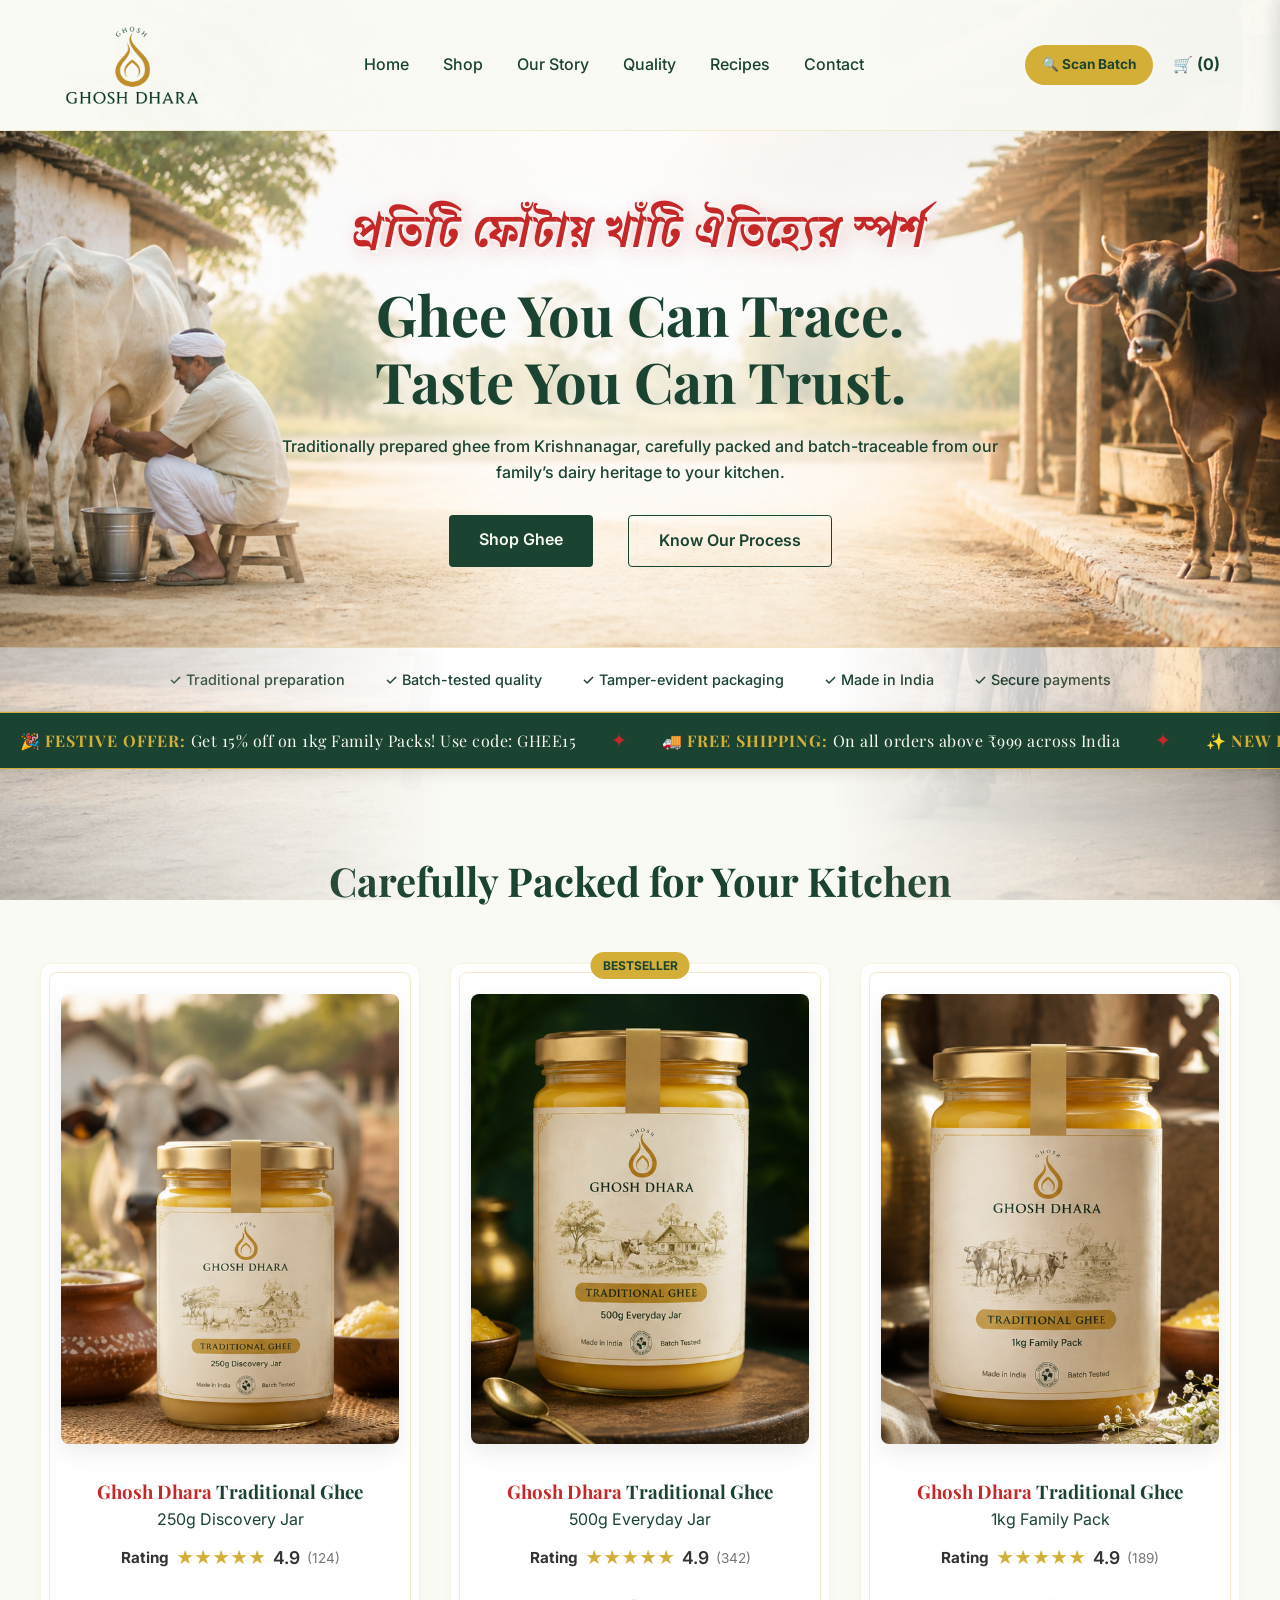
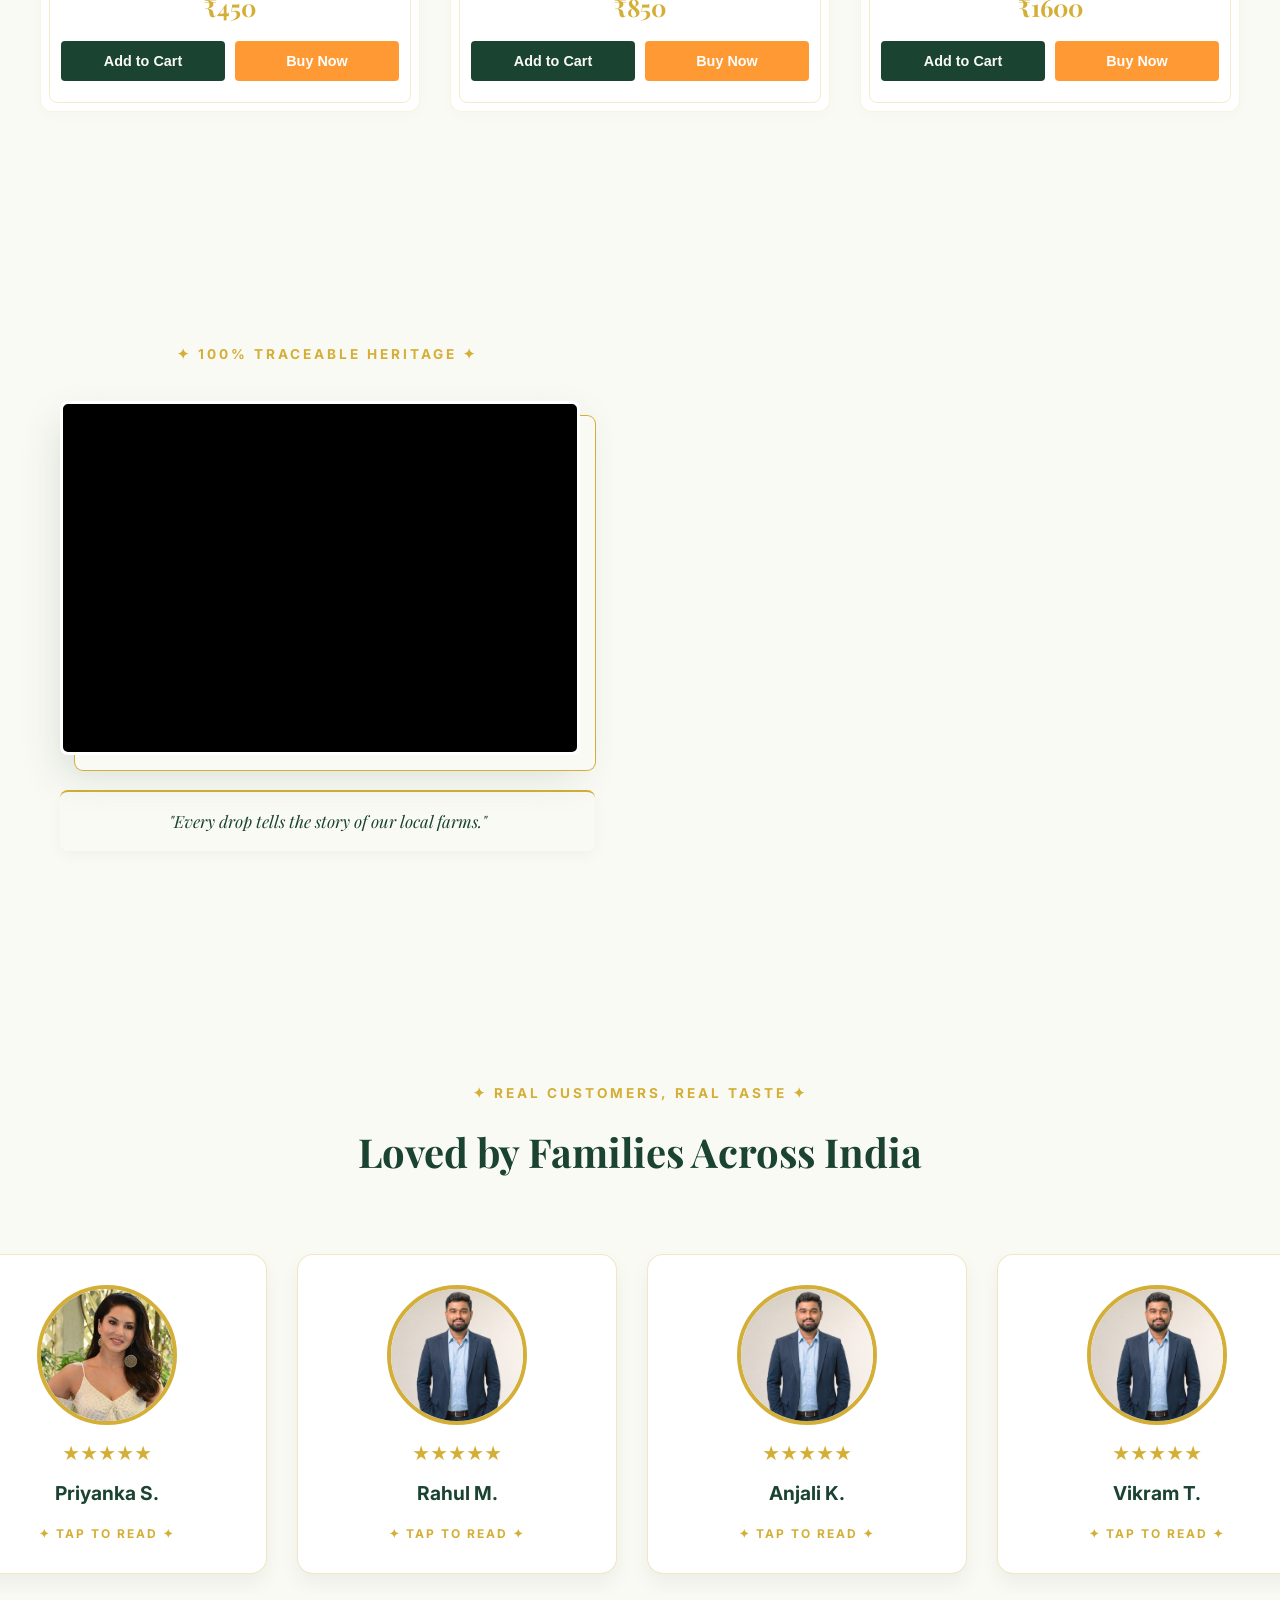
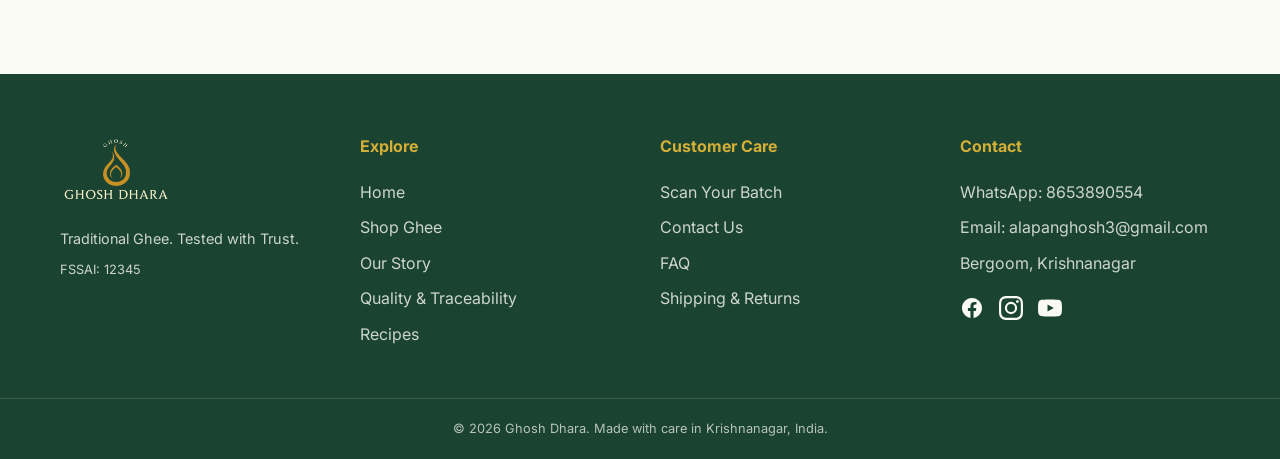
<file: index.html>
<!DOCTYPE html>
<html lang="en">
<head>
    <meta charset="UTF-8">
    <meta name="viewport" content="width=device-width, initial-scale=1.0">
    <title>[Brand Name] - Traditional Ghee. Tested with Trust.</title>
    <link rel="stylesheet" href="style.css">
    <script src="script.js"></script>


    <!-- Google Analytics Placeholder -->
    <!-- <script async src="https://www.googletagmanager.com/gtag/js?id=G-XXXXXXXXXX"></script>
    <script>
      window.dataLayer = window.dataLayer || [];
      function gtag(){dataLayer.push(arguments);}
      gtag('js', new Date());
      gtag('config', 'G-XXXXXXXXXX');
    </script> -->

    <!-- Meta Pixel Code Placeholder -->
    <!-- <script>
      !function(f,b,e,v,n,t,s){...}(window, document,'script','https://connect.facebook.net/en_US/fbevents.js');
      fbq('init', 'XXXXXXXXXXXXXXX');
      fbq('track', 'PageView');
    </script> -->

    <!-- JSON-LD Schema Markup for Local Business & Product SEO -->
    <script type="application/ld+json">
    {
      "@context": "https://schema.org",
      "@type": "FoodEstablishment",
      "name": "[Brand Name]",
      "image": "URL_TO_YOUR_LOGO",
      "@id": "",
      "url": "YOUR_WEBSITE_URL",
      "telephone": "[Phone]",
      "address": {
        "@type": "PostalAddress",
        "streetAddress": "[Address]",
        "addressLocality": "[Village/Town]",
        "addressRegion": "[State]",
        "addressCountry": "IN"
      },
      "slogan": "Traditional Ghee. Tested with Trust."
    }
    </script>
</head>
<body>


    <body>
    <!-- NEW: The Village Side Background -->
    <div class="village-side-bg"></div>

    <!-- Your existing header starts here... -->

    <!-- HEADER -->
   <header>
        <div class="container header-inner">
            <a href="index.html" class="logo">
                <!-- Replace 'logo.png' with the actual file name of your logo -->
                <img src="Logo.png" alt="Ghosh Family Ghee Logo" class="brand-logo-img">
            </a>
            
            <!-- Desktop Nav -->
            <nav class="nav-links">
                <a href="index.html">Home</a>
                <a href="shop.html">Shop</a>
                <a href="story.html">Our Story</a>
                <a href="traceability.html">Quality</a>
                <a href="recipes.html">Recipes</a>
                <a href="contact.html">Contact</a>
            </nav>
            
            <!-- Utilities: Scan, Cart & Mobile Menu -->
            <div style="display: flex; align-items: center; gap: 20px;">
                <a href="scan.html" class="header-scan-btn">🔍 Scan Batch</a>
                <a href="#" class="cart-icon-btn text-brand-green" style="font-weight: bold;">🛒 (0)</a>
                <button id="mobileMenuBtn" class="mobile-menu-btn">☰</button>
            </div>
        </div>

        <!-- Mobile Nav (Hidden on Desktop) -->
        <div id="mobileNav" class="mobile-nav">
            <a href="index.html">Home</a>
            <a href="shop.html">Shop Ghee</a>
            <a href="story.html">Our Story</a>
            <a href="traceability.html">Quality & Traceability</a>
            <a href="scan.html" style="color: var(--brand-gold);">🔍 Scan Your Batch</a>
            <a href="recipes.html">Recipes</a>
            <a href="faq.html">FAQ</a>
            <a href="contact.html">Contact Us</a>
            <a href="shipping-returns.html">Shipping & Returns</a>
        </div>
    </header>

  

    <!-- HERO SECTION -->
    <section class="hero" style="background-image: url('Image 3.png'); background-size: cover; background-position: center; position: relative;">
        <div class="hero-mobile-overlay"></div>
        <div class="container" style="position: relative; z-index: 2;">
            <!-- NEW ATTRACTIVE BENGALI TAGLINE -->
            <div class="bengali-tagline">প্রতিটি ফোঁটায় খাঁটি ঐতিহ্যের স্পর্শ</div>
            
            <h1 class="font-serif">Ghee You Can Trace.<br>Taste You Can Trust.</h1>
            <p class="hero-desc">Traditionally prepared ghee from Krishnanagar, carefully packed and batch-traceable from our family’s dairy heritage to your kitchen.</p>
            <!-- UPDATED BUTTON CONTAINER -->
            <div class="hero-buttons">
                <a href="shop.html" class="btn-primary" style="text-decoration: none;">Shop Ghee</a>
                <a href="traceability.html" class="btn-secondary" style="text-decoration: none;">Know Our Process</a>
            </div>
        </div>
    </section>

    <!-- TRUST BAR -->
    <section class="trust-bar">
        <div class="container trust-inner">
            <span>✓ Traditional preparation</span>
            <span>✓ Batch-tested quality</span>
            <span>✓ Tamper-evident packaging</span>
            <span>✓ Made in India</span>
            <span>✓ Secure payments</span>
        </div>
    </section>


    <!-- PREMIUM NOTIFICATION MARQUEE -->
    <section class="notification-marquee-wrapper">
        <div class="notification-marquee-track">
            
            <!-- BLOCK 1 (Original Content) -->
            <div class="marquee-content">
                <span class="marquee-item">🎉 <strong>FESTIVE OFFER:</strong> Get 15% off on 1kg Family Packs! Use code: GHEE15</span>
                <span class="marquee-separator">✦</span>
                <span class="marquee-item">🚚 <strong>FREE SHIPPING:</strong> On all orders above ₹999 across India</span>
                <span class="marquee-separator">✦</span>
                <span class="marquee-item">✨ <strong>NEW BATCH:</strong> Freshly churned Krishnanagar ghee now available!</span>
                <span class="marquee-separator">✦</span>
            </div>
            
            <!-- BLOCK 2 (Exact Duplicate for the Seamless Loop) -->
            <div class="marquee-content" aria-hidden="true">
                <span class="marquee-item">🎉 <strong>FESTIVE OFFER:</strong> Get 15% off on 1kg Family Packs! Use code: GHEE15</span>
                <span class="marquee-separator">✦</span>
                <span class="marquee-item">🚚 <strong>FREE SHIPPING:</strong> On all orders above ₹999 across India</span>
                <span class="marquee-separator">✦</span>
                <span class="marquee-item">✨ <strong>NEW BATCH:</strong> Freshly churned Krishnanagar ghee now available!</span>
                <span class="marquee-separator">✦</span>
            </div>

        </div>
    </section>

    <!-- FEATURED PRODUCTS -->
    <section class="products-section container">
        <h2 class="font-serif">Carefully Packed for Your Kitchen</h2>
        <div class="product-grid">
            <!-- Product 1 -->
           <!-- Product 1 -->
            <div class="product-card">
                <!-- REPLACED PLACEHOLDER WITH THIS IMG TAG -->
                <img src="250ml.png" alt="250g Discovery Jar" class="product-actual-img">
                
                <h3 class="font-serif"><span class="brand-name-red">Ghosh Dhara</span> Traditional Ghee</h3>
                <p>250g Discovery Jar</p>
               <div class="product-rating">
                    <span class="rating-label">Rating</span> ★★★★★ <span class="rating-text">4.9</span> <span class="review-count">(124)</span>
                </div>
                <div class="price font-serif">₹450</div>
                <div class="product-actions">
                    <button class="btn-add-cart" onclick="addToCart('250g Discovery Jar', 450)">Add to Cart</button>
                    <button class="btn-buy-now" onclick="buyNow('250g Discovery Jar')">Buy Now</button>
                </div>
            </div>
            
            <!-- Product 2 (Middle Box - Highlighted) -->
            <!-- Product 2 -->
            <div class="product-card">
                <div style="position: absolute; top: -12px; left: 50%; transform: translateX(-50%); background: var(--brand-gold); color: var(--brand-green); font-size: 0.75rem; font-weight: bold; padding: 4px 12px; border-radius: 20px; z-index: 5;">BESTSELLER</div>
                
                <!-- REPLACED PLACEHOLDER WITH THIS IMG TAG -->
                <img src="500ml.png" alt="500g Everyday Jar" class="product-actual-img">
                
                <h3 class="font-serif"><span class="brand-name-red">Ghosh Dhara</span> Traditional Ghee</h3>
                <p>500g Everyday Jar</p>
                <!-- NEW RATING SECTION -->
               <div class="product-rating">
                    <span class="rating-label">Rating</span> ★★★★★ <span class="rating-text">4.9</span> <span class="review-count">(342)</span>
                </div>
                <div class="price font-serif">₹850</div>
                <div class="product-actions">
                    <button class="btn-add-cart" onclick="addToCart('500g Everyday Jar', 850)">Add to Cart</button>
                    <button class="btn-buy-now" onclick="buyNow('500g Everyday Jar')">Buy Now</button>
                </div>
            </div>

            <!-- Product 3 -->
            <!-- Product 3 -->
            <div class="product-card">
                <!-- REPLACED PLACEHOLDER WITH THIS IMG TAG -->
                <img src="1kg.png" alt="1kg Family Pack" class="product-actual-img">
                
                <h3 class="font-serif"><span class="brand-name-red">Ghosh Dhara</span> Traditional Ghee</h3>
                <p>1kg Family Pack</p>
                <!-- NEW RATING SECTION -->
                <div class="product-rating">
                    <span class="rating-label">Rating</span> ★★★★★ <span class="rating-text">4.9</span> <span class="review-count">(189)</span>
                </div>

                <div class="price font-serif">₹1600</div>
                <div class="product-actions">
                    <button class="btn-add-cart" onclick="addToCart('1kg Family Pack', 1600)">Add to Cart</button>
                    <button class="btn-buy-now" onclick="buyNow('1kg Family Pack')">Buy Now</button>
                </div>
            </div>
        </div>
    </section>

   

    <!-- PREMIUM STORY & VIDEO SECTION -->
    <section class="premium-story-section container">
        <div class="story-grid">
            
            <!-- Left Side: Balanced Video Column -->
            <!-- Left Side: Balanced Video Column -->
            <div class="video-column-content">
                
                <!-- Elegant Top Badge -->
                <div style="text-align: center; color: var(--brand-gold); font-weight: 700; letter-spacing: 3px; text-transform: uppercase; font-size: 0.85rem;">
                    ✦ 100% Traceable Heritage ✦
                </div>

                <!-- Premium Offset Video -->
                <div class="premium-video-wrapper">
                    <iframe 
                        src="https://www.youtube.com/embed/y9j-BL5ocW8?autoplay=1&mute=1&loop=1&playlist=y9j-BL5ocW8&controls=0" 
                        title="Brand Video" 
                        allow="autoplay; encrypted-media" 
                        allowfullscreen>
                    </iframe>
                </div>

                <!-- Elegant Bottom Caption -->
                <div class="video-caption">
                    <p style="font-size: 1.05rem; color: var(--brand-green); margin: 0; font-family: 'Playfair Display', serif; font-style: italic;">
                        "Every drop tells the story of our local farms."
                    </p>
                </div>

            </div>

            <!-- Right Side: Founder's Message -->
            <div class="founder-card">
                <h2 class="font-serif" style="font-size: 2.5rem; margin-bottom: 20px; color: var(--brand-green);">From Our Family to Yours</h2>
                
                <p style="font-size: 1.1rem; line-height: 1.8; opacity: 0.9; margin-bottom: 20px;">
                    "For generations, the name <span class="brand-name-red">Ghosh</span> has been closely connected with milk and dairy in our community. We grew up understanding the nuances of good milk, traditional churning, and the unmistakable aroma of pure, well-made ghee."
                </p>
                
                <p style="font-size: 1.1rem; line-height: 1.8; opacity: 0.9; margin-bottom: 20px;">
                    "With <span class="brand-name-red">Ghosh Dhara</span>, we are bringing that heritage to modern homes. We believe you deserve to know exactly what is in your jar, which is why we pair time-tested preparation with strict, independent quality checks."
                </p>

                <div class="founder-signature">
                    — The Ghosh Family
                </div>
            </div>

        </div>
    </section>


    <!-- PREMIUM TESTIMONIAL SECTION -->
   <!-- INTERACTIVE REVIEW MARQUEE SECTION -->
    <section class="interactive-reviews-section">
        <div class="interactive-reviews-header">
            <div style="text-align: center; color: var(--brand-gold); font-weight: 700; letter-spacing: 3px; text-transform: uppercase; font-size: 0.85rem; margin-bottom: 15px;">
                ✦ Real Customers, Real Taste ✦
            </div>
            <h2 class="font-serif">Loved by Families Across India</h2>
        </div>

        <div class="review-marquee-track" id="reviewTrack">
            
            <!-- BLOCK 1 (8 Reviews) -->
            <div class="review-marquee-content">
                
                <!-- Review 1 -->
                <div class="interactive-card">
                    <img src="sunny.jpeg" alt="Priyanka" class="interactive-img">
                    <div class="product-rating" style="margin-top: 0; margin-bottom: 0;">★★★★★</div>
                    <div class="interactive-name">Priyanka S.</div>
                    <div class="tap-indicator">✦ Tap to Read ✦</div>
                    <div class="interactive-details">"The aroma instantly took me back to my childhood. It has that perfect granular texture (danedar) that is so hard to find in store-bought brands today. Absolutely pure."</div>
                </div>

                <!-- Review 2 -->
                <div class="interactive-card">
                    <img src="Me.JPEG" alt="Rahul" class="interactive-img">
                    <div class="product-rating" style="margin-top: 0; margin-bottom: 0;">★★★★★</div>
                    <div class="interactive-name">Rahul M.</div>
                    <div class="tap-indicator">✦ Tap to Read ✦</div>
                    <div class="interactive-details">"I have tried many premium ghee brands, but Ghosh Dhara stands out. The fact that I can scan my jar and see the batch details gives me so much peace of mind."</div>
                </div>

                <!-- Review 3 -->
                <div class="interactive-card">
                    <img src="Me.JPEG" alt="Anjali" class="interactive-img">
                    <div class="product-rating" style="margin-top: 0; margin-bottom: 0;">★★★★★</div>
                    <div class="interactive-name">Anjali K.</div>
                    <div class="tap-indicator">✦ Tap to Read ✦</div>
                    <div class="interactive-details">"Brilliant packaging and lightning-fast delivery. The ghee smells incredibly fresh when you open the jar. I use it every morning on my parathas."</div>
                </div>

                <!-- Review 4 -->
                <div class="interactive-card">
                    <img src="Me.JPEG" alt="Vikram" class="interactive-img">
                    <div class="product-rating" style="margin-top: 0; margin-bottom: 0;">★★★★★</div>
                    <div class="interactive-name">Vikram T.</div>
                    <div class="tap-indicator">✦ Tap to Read ✦</div>
                    <div class="interactive-details">"I started using this for my daily Ayurvedic routines and digestion has improved significantly. You can truly tell this is made using traditional methods without additives."</div>
                </div>

                <!-- Review 5 -->
                <div class="interactive-card">
                    <img src="Me.JPEG" alt="Sneha" class="interactive-img">
                    <div class="product-rating" style="margin-top: 0; margin-bottom: 0;">★★★★★</div>
                    <div class="interactive-name">Sneha R.</div>
                    <div class="tap-indicator">✦ Tap to Read ✦</div>
                    <div class="interactive-details">"My grandmother used to make ghee at home, and this is the first brand that matches that exact golden color and rich, nutty flavor. It elevates simple dal chawal completely!"</div>
                </div>

                <!-- Review 6 -->
                <div class="interactive-card">
                    <img src="Me.JPEG" alt="Kavita" class="interactive-img">
                    <div class="product-rating" style="margin-top: 0; margin-bottom: 0;">★★★★★</div>
                    <div class="interactive-name">Kavita D.</div>
                    <div class="tap-indicator">✦ Tap to Read ✦</div>
                    <div class="interactive-details">"I used Ghosh Dhara ghee for making Diwali sweets this year, and the difference in quality was noticed by every guest. It has a high smoke point and doesn't burn easily."</div>
                </div>

                <!-- Review 7 -->
                <div class="interactive-card">
                    <img src="Me.JPEG" alt="Arun" class="interactive-img">
                    <div class="product-rating" style="margin-top: 0; margin-bottom: 0;">★★★★★</div>
                    <div class="interactive-name">Arun P.</div>
                    <div class="tap-indicator">✦ Tap to Read ✦</div>
                    <div class="interactive-details">"The glass packaging is top-notch and arrived totally secure. I appreciate a brand that avoids plastic. The ghee itself is simply beautiful—thick, fragrant, and pure."</div>
                </div>

                <!-- Review 8 -->
                <div class="interactive-card">
                    <img src="Me.JPEG" alt="Meera" class="interactive-img">
                    <div class="product-rating" style="margin-top: 0; margin-bottom: 0;">★★★★★</div>
                    <div class="interactive-name">Meera V.</div>
                    <div class="tap-indicator">✦ Tap to Read ✦</div>
                    <div class="interactive-details">"As a mother, I am very particular about what my kids eat. Seeing their strict traceability and FSSAI checks won me over. We are definitely subscribing to the 1kg pack."</div>
                </div>
            </div>

            <!-- BLOCK 2 (Exact Duplicate for Seamless Loop) -->
            <div class="review-marquee-content" aria-hidden="true">
                <!-- EXACT SAME 8 CARDS PASTED HERE -->
                <div class="interactive-card"><img src="sunny.jpeg" alt="Priyanka" class="interactive-img"><div class="product-rating" style="margin-top: 0; margin-bottom: 0;">★★★★★</div><div class="interactive-name">Priyanka S.</div><div class="interactive-details">"The aroma instantly took me back to my childhood. It has that perfect granular texture (danedar) that is so hard to find in store-bought brands today. Absolutely pure."</div></div>
                <div class="interactive-card"><img src="Me.JPEG" alt="Rahul" class="interactive-img"><div class="product-rating" style="margin-top: 0; margin-bottom: 0;">★★★★★</div><div class="interactive-name">Rahul M.</div><div class="interactive-details">"I have tried many premium ghee brands, but Ghosh Dhara stands out. The fact that I can scan my jar and see the batch details gives me so much peace of mind."</div></div>
                <div class="interactive-card"><img src="Me.JPEG" alt="Anjali" class="interactive-img"><div class="product-rating" style="margin-top: 0; margin-bottom: 0;">★★★★★</div><div class="interactive-name">Anjali K.</div><div class="interactive-details">"Brilliant packaging and lightning-fast delivery. The ghee smells incredibly fresh when you open the jar. I use it every morning on my parathas."</div></div>
                <div class="interactive-card"><img src="Me.JPEG" alt="Vikram" class="interactive-img"><div class="product-rating" style="margin-top: 0; margin-bottom: 0;">★★★★★</div><div class="interactive-name">Vikram T.</div><div class="interactive-details">"I started using this for my daily Ayurvedic routines and digestion has improved significantly. You can truly tell this is made using traditional methods without additives."</div></div>
                <div class="interactive-card"><img src="Me.JPEG" alt="Sneha" class="interactive-img"><div class="product-rating" style="margin-top: 0; margin-bottom: 0;">★★★★★</div><div class="interactive-name">Sneha R.</div><div class="interactive-details">"My grandmother used to make ghee at home, and this is the first brand that matches that exact golden color and rich, nutty flavor. It elevates simple dal chawal completely!"</div></div>
                <div class="interactive-card"><img src="Me.JPEG" alt="Kavita" class="interactive-img"><div class="product-rating" style="margin-top: 0; margin-bottom: 0;">★★★★★</div><div class="interactive-name">Kavita D.</div><div class="interactive-details">"I used Ghosh Dhara ghee for making Diwali sweets this year, and the difference in quality was noticed by every guest. It has a high smoke point and doesn't burn easily."</div></div>
                <div class="interactive-card"><img src="Me.JPEG" alt="Arun" class="interactive-img"><div class="product-rating" style="margin-top: 0; margin-bottom: 0;">★★★★★</div><div class="interactive-name">Arun P.</div><div class="interactive-details">"The glass packaging is top-notch and arrived totally secure. I appreciate a brand that avoids plastic. The ghee itself is simply beautiful—thick, fragrant, and pure."</div></div>
                <div class="interactive-card"><img src="Me.JPEG" alt="Meera" class="interactive-img"><div class="product-rating" style="margin-top: 0; margin-bottom: 0;">★★★★★</div><div class="interactive-name">Meera V.</div><div class="interactive-details">"As a mother, I am very particular about what my kids eat. Seeing their strict traceability and FSSAI checks won me over. We are definitely subscribing to the 1kg pack."</div></div>
            </div>

        </div>
    </section>

    <!-- FOOTER -->
    <footer>
        <div class="container footer-grid">
            <div>
                <a href="index.html">
                    <!-- You can use the same logo, or a white/light version if your footer is dark -->
                    <img src="Logo 3.png" alt="Ghosh Family Ghee Logo" class="brand-logo-img-footer">
                </a>
                <p style="opacity: 0.8; font-size: 0.9rem;">Traditional Ghee. Tested with Trust.</p>
                <p style="opacity: 0.8; font-size: 0.8rem; margin-top: 10px;">FSSAI: 12345</p>
            </div>
            <div>
                <h4>Explore</h4>
                <ul>
                    <li><a href="index.html">Home</a></li>
                    <li><a href="shop.html">Shop Ghee</a></li>
                    <li><a href="story.html">Our Story</a></li>
                    <li><a href="traceability.html">Quality & Traceability</a></li>
                    <li><a href="recipes.html">Recipes</a></li>
                </ul>
            </div>
            <div>
                <h4>Customer Care</h4>
                <ul>
                    <li><a href="scan.html">Scan Your Batch</a></li>
                    <li><a href="contact.html">Contact Us</a></li>
                    <li><a href="faq.html">FAQ</a></li>
                    <li><a href="shipping-returns.html">Shipping & Returns</a></li>
                </ul>
            </div>
            <div>
                <h4>Contact</h4>
                <ul>
                    <li>WhatsApp: 8653890554</li>
                    <li>Email: alapanghosh3@gmail.com</li>
                    <li>Bergoom, Krishnanagar</li>
                </ul>
                <!-- Social Media Icons -->
                <div class="social-icons">
                    <!-- Facebook -->
                    <a href="#" aria-label="Facebook">
                        <svg viewBox="0 0 24 24"><path d="M22 12c0-5.523-4.477-10-10-10S2 6.477 2 12c0 4.991 3.657 9.128 8.438 9.878v-6.987h-2.54V12h2.54V9.797c0-2.506 1.492-3.89 3.777-3.89 1.094 0 2.238.195 2.238.195v2.46h-1.26c-1.243 0-1.63.771-1.63 1.562V12h2.773l-.443 2.89h-2.33v6.988C18.343 21.128 22 16.991 22 12z"/></svg>
                    </a>
                    <!-- Instagram -->
                    <a href="#" aria-label="Instagram">
                        <svg viewBox="0 0 24 24"><path d="M12 2.163c3.204 0 3.584.012 4.85.07 3.252.148 4.771 1.691 4.919 4.919.058 1.265.069 1.645.069 4.849 0 3.205-.012 3.584-.069 4.849-.149 3.225-1.664 4.771-4.919 4.919-1.266.058-1.644.07-4.85.07-3.204 0-3.584-.012-4.849-.07-3.26-.149-4.771-1.699-4.919-4.92-.058-1.265-.07-1.644-.07-4.849 0-3.204.013-3.583.07-4.849.149-3.227 1.664-4.771 4.919-4.919 1.266-.057 1.645-.069 4.849-.069zM12 0C8.741 0 8.333.014 7.053.072 2.695.272.273 2.69.073 7.052.014 8.333 0 8.741 0 12c0 3.259.014 3.668.072 4.948.2 4.358 2.618 6.78 6.98 6.98C8.333 23.986 8.741 24 12 24c3.259 0 3.668-.014 4.948-.072 4.354-.2 6.782-2.618 6.979-6.98.059-1.28.073-1.689.073-4.948 0-3.259-.014-3.667-.072-4.947-.196-4.354-2.617-6.78-6.979-6.98C15.668.014 15.259 0 12 0zm0 5.838a6.162 6.162 0 100 12.324 6.162 6.162 0 000-12.324zM12 16a4 4 0 110-8 4 4 0 010 8zm6.406-11.845a1.44 1.44 0 100 2.881 1.44 1.44 0 000-2.881z"/></svg>
                    </a>
                    <!-- YouTube -->
                    <a href="#" aria-label="YouTube">
                        <svg viewBox="0 0 24 24"><path d="M23.498 6.186a3.016 3.016 0 0 0-2.122-2.136C19.505 3.5 12 3.5 12 3.5s-7.505 0-9.377.55a3.016 3.016 0 0 0-2.122 2.136C0 8.07 0 12 0 12s0 3.93.501 5.814a3.016 3.016 0 0 0 2.122 2.136c1.872.55 9.377.55 9.377.55s7.505 0 9.377-.55a3.016 3.016 0 0 0 2.122-2.136C24 15.93 24 12 24 12s0-3.93-.502-5.814zM9.545 15.568V8.432L15.818 12l-6.273 3.568z"/></svg>
                    </a>
                </div>
            </div>
        </div>
        <div style="text-align: center; border-top: 1px solid rgba(250,250,245,0.2); padding-top: 20px; font-size: 0.8rem; opacity: 0.7;">
            © 2026 Ghosh Dhara</span>. Made with care in Krishnanagar, India.
        </div>
    </footer>



    <!-- TOAST SUCCESS MESSAGE -->
    <div id="cartToast" class="toast-notification">✅ Product successfully added to cart!</div>

    <!-- SLIDE-OUT CART DRAWER -->
    <div class="cart-overlay" id="cartOverlay"></div>
    <div class="cart-drawer" id="cartDrawer">
        <div class="cart-header">
            <h2 class="font-serif" style="font-size: 1.5rem;">Your Cart</h2>
            <button class="close-cart" id="closeCart">×</button>
        </div>
        <div class="cart-items">
            <!-- Empty state -->
            <div style="text-align: center; color: #888; margin-top: 50px;">
                <p>Your cart is currently empty.</p>
                <a href="shop.html" class="btn-primary" style="margin-top: 20px;">Continue Shopping</a>
            </div>
            
            <!-- Example of a populated cart item (Hidden for now) -->
            <!-- 
            <div style="display: flex; gap: 15px; border-bottom: 1px solid #eee; padding-bottom: 15px; margin-bottom: 15px;">
                <div style="width: 80px; height: 80px; background: #f9f9f9;"></div>
                <div style="flex: 1;">
                    <h4 class="font-serif">[Brand Name] Traditional Ghee</h4>
                    <p style="font-size: 0.8rem; color: #666;">500g Jar</p>
                    <p style="font-weight: bold; color: var(--brand-gold);">₹[Price]</p>
                </div>
            </div> 
            -->
        </div>
        <div class="cart-footer">
            <div style="display: flex; justify-content: space-between; margin-bottom: 15px; font-weight: bold; font-size: 1.2rem;">
                <span>Subtotal</span>
                <span>₹0.00</span>
            </div>
            <p style="font-size: 0.8rem; color: #666; margin-bottom: 15px;">Shipping and taxes calculated at checkout.</p>
            <button class="checkout-btn">Proceed to Secure Checkout</button>
            <div style="text-align: center; margin-top: 10px; font-size: 0.8rem; opacity: 0.8;">
                💳 Cards, UPI & Net Banking Accepted
            </div>
        </div>
    </div>

</body>
</html>
</file>
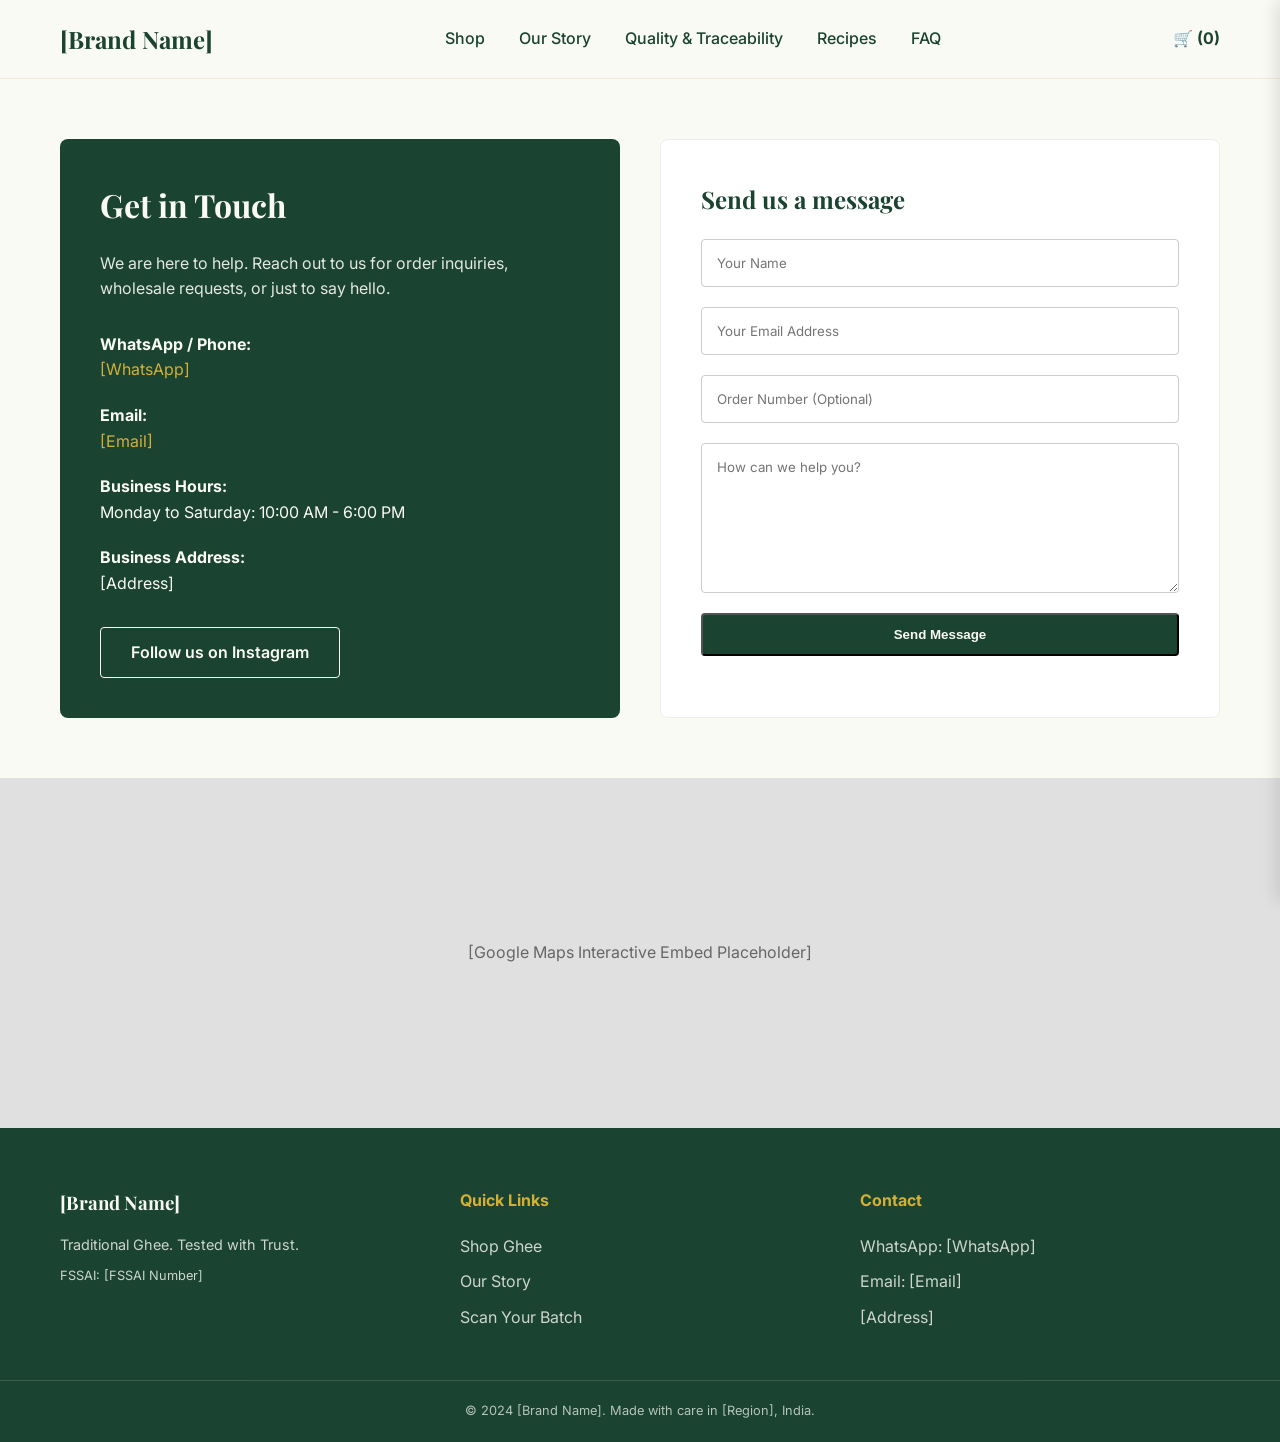
<file: contact.html>
<!DOCTYPE html>
<html lang="en">
<head>
    <meta charset="UTF-8">
    <meta name="viewport" content="width=device-width, initial-scale=1.0">
    <title>Contact Us - [Brand Name]</title>
    <link rel="stylesheet" href="style.css">
</head>
<body style="background-color: var(--brand-ivory);">

    <!-- PASTE HEADER HERE -->

       <header>
        <div class="container header-inner">
            <a href="index.html" class="logo font-serif">[Brand Name]</a>
            
            <!-- Desktop Nav -->
            <nav class="nav-links">
                <a href="shop.html">Shop</a>
                <a href="story.html">Our Story</a>
                <a href="traceability.html">Quality & Traceability</a>
                <a href="recipes.html">Recipes</a>
                <a href="faq.html">FAQ</a>
            </nav>
            
            <!-- Cart & Mobile Menu -->
            <div style="display: flex; align-items: center; gap: 15px;">
                <a href="#" class="cart-icon-btn text-brand-green" style="font-weight: bold;">🛒 (0)</a>
                <button id="mobileMenuBtn" class="mobile-menu-btn">☰</button>
            </div>
        </div>

        <!-- Mobile Nav (Hidden on Desktop) -->
        <div id="mobileNav" class="mobile-nav">
            <a href="shop.html">Shop</a>
            <a href="story.html">Our Story</a>
            <a href="traceability.html">Quality & Traceability</a>
            <a href="recipes.html">Recipes</a>
            <a href="faq.html">FAQ</a>
        </div>
    </header>

    <div class="container contact-container">
        <!-- Contact Information -->
        <div class="contact-info-card">
            <h1 class="font-serif" style="margin-bottom: 20px;">Get in Touch</h1>
            <p style="margin-bottom: 30px; opacity: 0.9;">We are here to help. Reach out to us for order inquiries, wholesale requests, or just to say hello.</p>
            
            <div style="margin-bottom: 20px;">
                <strong>WhatsApp / Phone:</strong><br>
                <a href="https://wa.me/[WhatsApp]">[WhatsApp]</a>
            </div>
            
            <div style="margin-bottom: 20px;">
                <strong>Email:</strong><br>
                <a href="mailto:[Email]">[Email]</a>
            </div>
            
            <div style="margin-bottom: 20px;">
                <strong>Business Hours:</strong><br>
                Monday to Saturday: 10:00 AM - 6:00 PM
            </div>
            
            <div style="margin-bottom: 30px;">
                <strong>Business Address:</strong><br>
                [Address]
            </div>

            <a href="[Instagram URL]" class="btn-secondary" style="background: transparent; color: var(--brand-ivory); border-color: var(--brand-ivory);">Follow us on Instagram</a>
        </div>

        <!-- Contact Form -->
        <div style="background: #fff; padding: 40px; border-radius: 8px; border: 1px solid #eee;">
            <h2 class="font-serif" style="margin-bottom: 20px;">Send us a message</h2>
            <form class="contact-form">
                <input type="text" placeholder="Your Name" required>
                <input type="email" placeholder="Your Email Address" required>
                <input type="text" placeholder="Order Number (Optional)">
                <textarea placeholder="How can we help you?" required></textarea>
                <button type="submit" class="btn-primary" style="margin: 0;">Send Message</button>
            </form>
        </div>
    </div>

    <!-- Google Maps Placeholder -->
    <div style="width: 100%; height: 350px; background: #e0e0e0; display: flex; align-items: center; justify-content: center; color: #666;">
        [Google Maps Interactive Embed Placeholder]
    </div>

    <!-- PASTE FOOTER HERE -->

     <!-- FOOTER -->
    <footer>
        <div class="container footer-grid">
            <div>
                <h3 class="font-serif" style="margin-bottom: 15px;">[Brand Name]</h3>
                <p style="opacity: 0.8; font-size: 0.9rem;">Traditional Ghee. Tested with Trust.</p>
                <p style="opacity: 0.8; font-size: 0.8rem; margin-top: 10px;">FSSAI: [FSSAI Number]</p>
            </div>
            <div>
                <h4>Quick Links</h4>
                <ul>
                    <li><a href="shop.html">Shop Ghee</a></li>
                    <li><a href="story.html">Our Story</a></li>
                    <li><a href="scan.html">Scan Your Batch</a></li>
                </ul>
            </div>
            <div>
                <h4>Contact</h4>
                <ul>
                    <li>WhatsApp: [WhatsApp]</li>
                    <li>Email: [Email]</li>
                    <li>[Address]</li>
                </ul>
            </div>
        </div>
        <div style="text-align: center; border-top: 1px solid rgba(250,250,245,0.2); padding-top: 20px; font-size: 0.8rem; opacity: 0.7;">
            © 2024 [Brand Name]. Made with care in [Region], India.
        </div>
    </footer>

    <!-- SLIDE-OUT CART DRAWER -->
    <div class="cart-overlay" id="cartOverlay"></div>
    <div class="cart-drawer" id="cartDrawer">
        <div class="cart-header">
            <h2 class="font-serif" style="font-size: 1.5rem;">Your Cart</h2>
            <button class="close-cart" id="closeCart">×</button>
        </div>
        <div class="cart-items">
            <!-- Empty state -->
            <div style="text-align: center; color: #888; margin-top: 50px;">
                <p>Your cart is currently empty.</p>
                <a href="shop.html" class="btn-primary" style="margin-top: 20px;">Continue Shopping</a>
            </div>
            
            <!-- Example of a populated cart item (Hidden for now) -->
            <!-- 
            <div style="display: flex; gap: 15px; border-bottom: 1px solid #eee; padding-bottom: 15px; margin-bottom: 15px;">
                <div style="width: 80px; height: 80px; background: #f9f9f9;"></div>
                <div style="flex: 1;">
                    <h4 class="font-serif">[Brand Name] Traditional Ghee</h4>
                    <p style="font-size: 0.8rem; color: #666;">500g Jar</p>
                    <p style="font-weight: bold; color: var(--brand-gold);">₹[Price]</p>
                </div>
            </div> 
            -->
        </div>
        <div class="cart-footer">
            <div style="display: flex; justify-content: space-between; margin-bottom: 15px; font-weight: bold; font-size: 1.2rem;">
                <span>Subtotal</span>
                <span>₹0.00</span>
            </div>
            <p style="font-size: 0.8rem; color: #666; margin-bottom: 15px;">Shipping and taxes calculated at checkout.</p>
            <button class="checkout-btn">Proceed to Secure Checkout</button>
            <div style="text-align: center; margin-top: 10px; font-size: 0.8rem; opacity: 0.8;">
                💳 Cards, UPI & Net Banking Accepted
            </div>
        </div>
    </div>
</body>
</html>
</file>
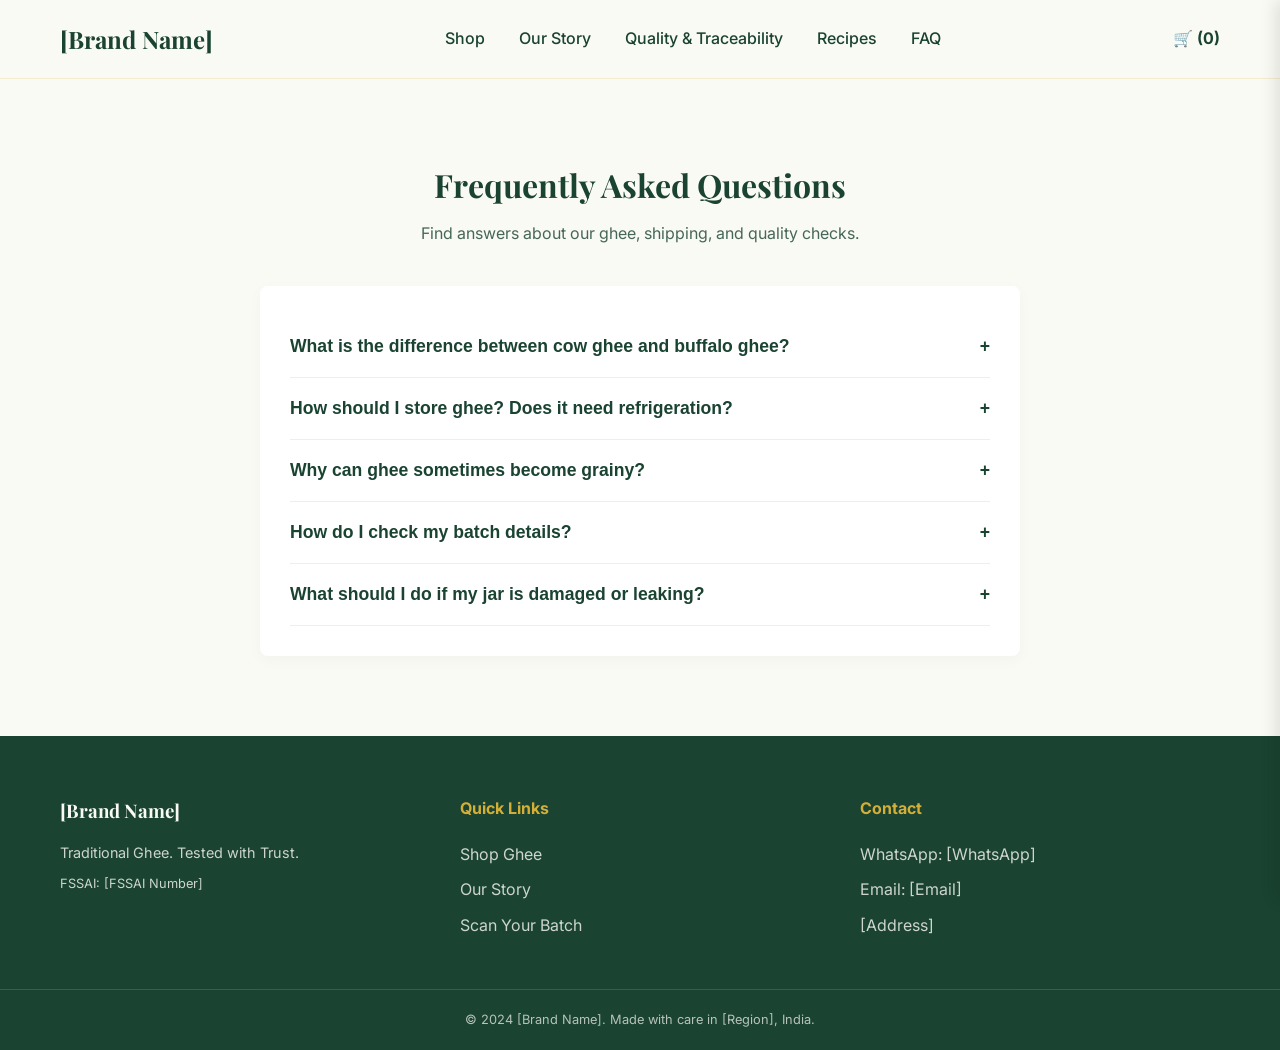
<file: faq.html>
<!DOCTYPE html>
<html lang="en">
<head>
    <meta charset="UTF-8">
    <meta name="viewport" content="width=device-width, initial-scale=1.0">
    <title>FAQ - [Brand Name]</title>
    <link rel="stylesheet" href="style.css">
</head>
<body style="background-color: var(--brand-ivory);">

    <!-- PASTE HEADER HERE -->

      <header>
        <div class="container header-inner">
            <a href="index.html" class="logo font-serif">[Brand Name]</a>
            
            <!-- Desktop Nav -->
            <nav class="nav-links">
                <a href="shop.html">Shop</a>
                <a href="story.html">Our Story</a>
                <a href="traceability.html">Quality & Traceability</a>
                <a href="recipes.html">Recipes</a>
                <a href="faq.html">FAQ</a>
            </nav>
            
            <!-- Cart & Mobile Menu -->
            <div style="display: flex; align-items: center; gap: 15px;">
                <a href="#" class="cart-icon-btn text-brand-green" style="font-weight: bold;">🛒 (0)</a>
                <button id="mobileMenuBtn" class="mobile-menu-btn">☰</button>
            </div>
        </div>

        <!-- Mobile Nav (Hidden on Desktop) -->
        <div id="mobileNav" class="mobile-nav">
            <a href="shop.html">Shop</a>
            <a href="story.html">Our Story</a>
            <a href="traceability.html">Quality & Traceability</a>
            <a href="recipes.html">Recipes</a>
            <a href="faq.html">FAQ</a>
        </div>
    </header>

    <div class="container" style="max-width: 800px; padding: 80px 20px;">
        <h1 class="font-serif" style="text-align: center; margin-bottom: 10px;">Frequently Asked Questions</h1>
        <p style="text-align: center; opacity: 0.8; margin-bottom: 40px;">Find answers about our ghee, shipping, and quality checks.</p>

        <div style="background: #fff; padding: 30px; border-radius: 8px; box-shadow: 0 4px 15px rgba(0,0,0,0.03);">
            
            <div class="accordion-item">
                <button class="accordion-header">What is the difference between cow ghee and buffalo ghee? <span class="icon">+</span></button>
                <div class="accordion-content">
                    <p>Cow ghee is typically yellowish and has a milder flavor, making it great for everyday digestion and cooking. Buffalo ghee is white, thicker, and has a higher fat content, which is excellent for making traditional sweets or deep-frying.</p>
                </div>
            </div>

            <div class="accordion-item">
                <button class="accordion-header">How should I store ghee? Does it need refrigeration? <span class="icon">+</span></button>
                <div class="accordion-content">
                    <p>Ghee does not need refrigeration. Store it in a cool, dry place away from direct sunlight. Always use a clean, dry spoon to scoop the ghee, as moisture can spoil it.</p>
                </div>
            </div>

            <div class="accordion-item">
                <button class="accordion-header">Why can ghee sometimes become grainy? <span class="icon">+</span></button>
                <div class="accordion-content">
                    <p>Graininess (Danedar texture) is a sign of traditional, pure ghee. It happens because different fatty acids melt and solidify at different temperatures during the cooling process.</p>
                </div>
            </div>

            <div class="accordion-item">
                <button class="accordion-header">How do I check my batch details? <span class="icon">+</span></button>
                <div class="accordion-content">
                    <p>Every jar has a unique batch code. Visit our <a href="scan.html" style="color: var(--brand-saffron); font-weight: bold;">Scan Your Batch</a> page, enter the code, and view details like pack date, origin, and quality reports.</p>
                </div>
            </div>

            <div class="accordion-item">
                <button class="accordion-header">What should I do if my jar is damaged or leaking? <span class="icon">+</span></button>
                <div class="accordion-content">
                    <p>We pack securely, but if this happens, please take a photo or video immediately and contact us via WhatsApp or Email within 24-48 hours. We will arrange a replacement or refund.</p>
                </div>
            </div>

        </div>
    </div>

    <!-- PASTE FOOTER HERE -->

     <!-- FOOTER -->
    <footer>
        <div class="container footer-grid">
            <div>
                <h3 class="font-serif" style="margin-bottom: 15px;">[Brand Name]</h3>
                <p style="opacity: 0.8; font-size: 0.9rem;">Traditional Ghee. Tested with Trust.</p>
                <p style="opacity: 0.8; font-size: 0.8rem; margin-top: 10px;">FSSAI: [FSSAI Number]</p>
            </div>
            <div>
                <h4>Quick Links</h4>
                <ul>
                    <li><a href="shop.html">Shop Ghee</a></li>
                    <li><a href="story.html">Our Story</a></li>
                    <li><a href="scan.html">Scan Your Batch</a></li>
                </ul>
            </div>
            <div>
                <h4>Contact</h4>
                <ul>
                    <li>WhatsApp: [WhatsApp]</li>
                    <li>Email: [Email]</li>
                    <li>[Address]</li>
                </ul>
            </div>
        </div>
        <div style="text-align: center; border-top: 1px solid rgba(250,250,245,0.2); padding-top: 20px; font-size: 0.8rem; opacity: 0.7;">
            © 2024 [Brand Name]. Made with care in [Region], India.
        </div>
    </footer>

    <!-- SLIDE-OUT CART DRAWER -->
    <div class="cart-overlay" id="cartOverlay"></div>
    <div class="cart-drawer" id="cartDrawer">
        <div class="cart-header">
            <h2 class="font-serif" style="font-size: 1.5rem;">Your Cart</h2>
            <button class="close-cart" id="closeCart">×</button>
        </div>
        <div class="cart-items">
            <!-- Empty state -->
            <div style="text-align: center; color: #888; margin-top: 50px;">
                <p>Your cart is currently empty.</p>
                <a href="shop.html" class="btn-primary" style="margin-top: 20px;">Continue Shopping</a>
            </div>
            
            <!-- Example of a populated cart item (Hidden for now) -->
            <!-- 
            <div style="display: flex; gap: 15px; border-bottom: 1px solid #eee; padding-bottom: 15px; margin-bottom: 15px;">
                <div style="width: 80px; height: 80px; background: #f9f9f9;"></div>
                <div style="flex: 1;">
                    <h4 class="font-serif">[Brand Name] Traditional Ghee</h4>
                    <p style="font-size: 0.8rem; color: #666;">500g Jar</p>
                    <p style="font-weight: bold; color: var(--brand-gold);">₹[Price]</p>
                </div>
            </div> 
            -->
        </div>
        <div class="cart-footer">
            <div style="display: flex; justify-content: space-between; margin-bottom: 15px; font-weight: bold; font-size: 1.2rem;">
                <span>Subtotal</span>
                <span>₹0.00</span>
            </div>
            <p style="font-size: 0.8rem; color: #666; margin-bottom: 15px;">Shipping and taxes calculated at checkout.</p>
            <button class="checkout-btn">Proceed to Secure Checkout</button>
            <div style="text-align: center; margin-top: 10px; font-size: 0.8rem; opacity: 0.8;">
                💳 Cards, UPI & Net Banking Accepted
            </div>
        </div>
    </div>
    
    <script src="script.js"></script>
</body>
</html>
</file>
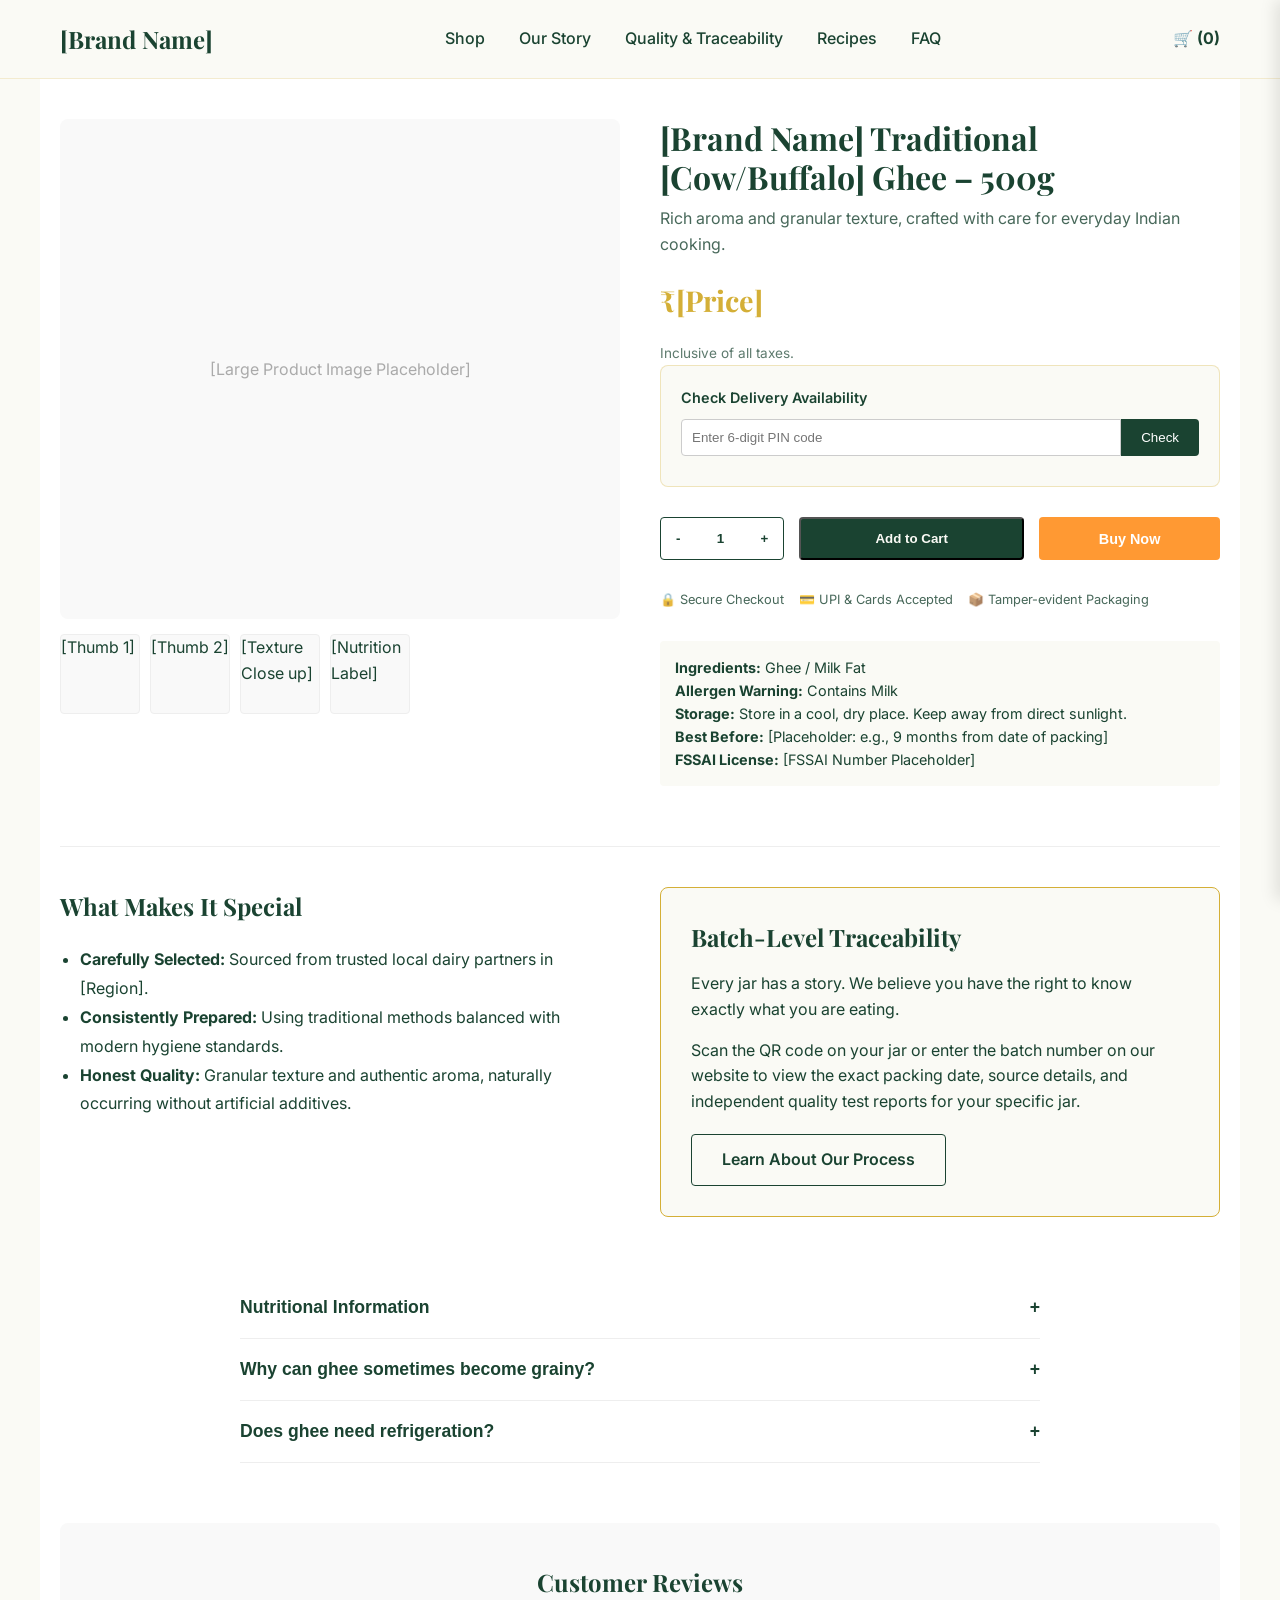
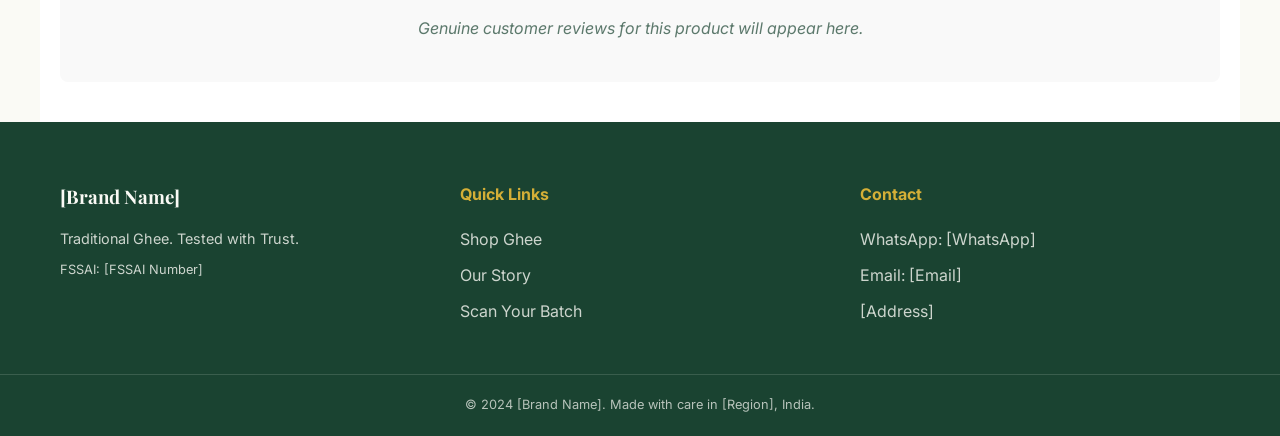
<file: product.html>
<!DOCTYPE html>
<html lang="en">
<head>
    <meta charset="UTF-8">
    <meta name="viewport" content="width=device-width, initial-scale=1.0">
    <title>[Brand Name] Traditional [Cow/Buffalo] Ghee – 500g</title>
    <link rel="stylesheet" href="style.css">



    <!-- Google Analytics Placeholder -->
    <!-- <script async src="https://www.googletagmanager.com/gtag/js?id=G-XXXXXXXXXX"></script>
    <script>
      window.dataLayer = window.dataLayer || [];
      function gtag(){dataLayer.push(arguments);}
      gtag('js', new Date());
      gtag('config', 'G-XXXXXXXXXX');
    </script> -->

    <!-- Meta Pixel Code Placeholder -->
    <!-- <script>
      !function(f,b,e,v,n,t,s){...}(window, document,'script','https://connect.facebook.net/en_US/fbevents.js');
      fbq('init', 'XXXXXXXXXXXXXXX');
      fbq('track', 'PageView');
    </script> -->

    <!-- JSON-LD Schema Markup for Local Business & Product SEO -->
    <script type="application/ld+json">
    {
      "@context": "https://schema.org",
      "@type": "FoodEstablishment",
      "name": "[Brand Name]",
      "image": "URL_TO_YOUR_LOGO",
      "@id": "",
      "url": "YOUR_WEBSITE_URL",
      "telephone": "[Phone]",
      "address": {
        "@type": "PostalAddress",
        "streetAddress": "[Address]",
        "addressLocality": "[Village/Town]",
        "addressRegion": "[State]",
        "addressCountry": "IN"
      },
      "slogan": "Traditional Ghee. Tested with Trust."
    }
    </script>
</head>
<body>

    <!-- PASTE YOUR HEADER FROM index.html HERE -->

      <header>
        <div class="container header-inner">
            <a href="index.html" class="logo font-serif">[Brand Name]</a>
            
            <!-- Desktop Nav -->
            <nav class="nav-links">
                <a href="shop.html">Shop</a>
                <a href="story.html">Our Story</a>
                <a href="traceability.html">Quality & Traceability</a>
                <a href="recipes.html">Recipes</a>
                <a href="faq.html">FAQ</a>
            </nav>
            
            <!-- Cart & Mobile Menu -->
            <div style="display: flex; align-items: center; gap: 15px;">
                <a href="#" class="cart-icon-btn text-brand-green" style="font-weight: bold;">🛒 (0)</a>
                <button id="mobileMenuBtn" class="mobile-menu-btn">☰</button>
            </div>
        </div>

        <!-- Mobile Nav (Hidden on Desktop) -->
        <div id="mobileNav" class="mobile-nav">
            <a href="shop.html">Shop</a>
            <a href="story.html">Our Story</a>
            <a href="traceability.html">Quality & Traceability</a>
            <a href="recipes.html">Recipes</a>
            <a href="faq.html">FAQ</a>
        </div>
    </header>

    <div class="product-detail-wrapper container">
        
        <!-- Top Section: Gallery and Add to Cart -->
        <div class="product-main">
            <!-- Left: Gallery -->
            <div class="product-gallery">
                <div class="main-image">[Large Product Image Placeholder]</div>
                <div class="thumbnail-strip">
                    <div class="thumb">[Thumb 1]</div>
                    <div class="thumb">[Thumb 2]</div>
                    <div class="thumb">[Texture Close up]</div>
                    <div class="thumb">[Nutrition Label]</div>
                </div>
            </div>

            <!-- Right: Product Info -->
            <div class="product-info">
                <h1 class="font-serif">[Brand Name] Traditional [Cow/Buffalo] Ghee – 500g</h1>
                <p style="opacity: 0.8; margin-bottom: 20px;">Rich aroma and granular texture, crafted with care for everyday Indian cooking.</p>
                
                <div class="product-price">₹[Price]</div>
                <p style="font-size: 0.85rem; opacity: 0.7;">Inclusive of all taxes.</p>

                <!-- Pincode Checker -->
                <div class="pincode-checker mt-4">
                    <p style="font-weight: 600; font-size: 0.9rem;">Check Delivery Availability</p>
                    <div class="pincode-input-group">
                        <input type="text" id="pincodeInput" placeholder="Enter 6-digit PIN code" maxlength="6">
                        <button id="checkPincodeBtn">Check</button>
                    </div>
                    <p id="pincodeMessage" style="font-size: 0.85rem; margin-top: 10px;"></p>
                </div>

                <!-- Add to Cart Actions -->
                <div class="action-row">
                    <div class="qty-selector">
                        <button class="qty-btn" id="decreaseQty">-</button>
                        <input type="text" id="qtyInput" class="qty-input" value="1" readonly>
                        <button class="qty-btn" id="increaseQty">+</button>
                    </div>
                    <button class="btn-primary" style="flex: 1; margin: 0; text-align: center;">Add to Cart</button>
                    <button class="btn-buy-now">Buy Now</button>
                </div>

                <!-- Trust Badges -->
                <div style="display: flex; gap: 15px; margin-bottom: 30px; font-size: 0.8rem; opacity: 0.8;">
                    <span>🔒 Secure Checkout</span>
                    <span>💳 UPI & Cards Accepted</span>
                    <span>📦 Tamper-evident Packaging</span>
                </div>

                <!-- Technical Details -->
                <div style="background: var(--brand-ivory); padding: 15px; border-radius: 4px; font-size: 0.9rem;">
                    <p><strong>Ingredients:</strong> Ghee / Milk Fat</p>
                    <p><strong>Allergen Warning:</strong> Contains Milk</p>
                    <p><strong>Storage:</strong> Store in a cool, dry place. Keep away from direct sunlight.</p>
                    <p><strong>Best Before:</strong> [Placeholder: e.g., 9 months from date of packing]</p>
                    <p><strong>FSSAI License:</strong> [FSSAI Number Placeholder]</p>
                </div>
            </div>
        </div>

        <hr style="border: 0; border-top: 1px solid #eee; margin: 40px 0;">

        <!-- Middle Section: Traceability & Speciality -->
        <div style="display: grid; grid-template-columns: repeat(auto-fit, minmax(300px, 1fr)); gap: 40px; margin-bottom: 60px;">
            <div>
                <h2 class="font-serif" style="margin-bottom: 20px;">What Makes It Special</h2>
                <ul style="list-style-type: disc; margin-left: 20px; line-height: 1.8;">
                    <li><strong>Carefully Selected:</strong> Sourced from trusted local dairy partners in [Region].</li>
                    <li><strong>Consistently Prepared:</strong> Using traditional methods balanced with modern hygiene standards.</li>
                    <li><strong>Honest Quality:</strong> Granular texture and authentic aroma, naturally occurring without artificial additives.</li>
                </ul>
            </div>
            <div style="background: var(--brand-ivory); padding: 30px; border-radius: 8px; border: 1px solid var(--brand-gold);">
                <h2 class="font-serif text-brand-green" style="margin-bottom: 15px;">Batch-Level Traceability</h2>
                <p style="margin-bottom: 15px;">Every jar has a story. We believe you have the right to know exactly what you are eating.</p>
                <p style="margin-bottom: 20px;">Scan the QR code on your jar or enter the batch number on our website to view the exact packing date, source details, and independent quality test reports for your specific jar.</p>
                <a href="scan.html" class="btn-secondary">Learn About Our Process</a>
            </div>
        </div>

        <!-- Accordion Sections (FAQ & Nutrition) -->
        <div style="max-width: 800px; margin: 0 auto 60px auto;">
            <div class="accordion-item">
                <button class="accordion-header">
                    Nutritional Information <span class="icon">+</span>
                </button>
                <div class="accordion-content">
                    <p style="font-size: 0.9rem; opacity: 0.8; margin-bottom: 15px;">*Final values to be confirmed from approved label/lab report.</p>
                    <table style="width: 100%; border-collapse: collapse; text-align: left;">
                        <tr style="border-bottom: 1px solid #eee;">
                            <th style="padding: 10px;">Parameters</th>
                            <th style="padding: 10px;">Per 100g (Approx.)</th>
                        </tr>
                        <tr style="border-bottom: 1px solid #eee;">
                            <td style="padding: 10px;">Energy</td>
                            <td style="padding: 10px;">[Placeholder] kcal</td>
                        </tr>
                        <tr style="border-bottom: 1px solid #eee;">
                            <td style="padding: 10px;">Total Fat</td>
                            <td style="padding: 10px;">[Placeholder] g</td>
                        </tr>
                    </table>
                </div>
            </div>

            <div class="accordion-item">
                <button class="accordion-header">
                    Why can ghee sometimes become grainy? <span class="icon">+</span>
                </button>
                <div class="accordion-content">
                    <p>Graininess (Danedar texture) is a natural characteristic of traditional ghee. It happens due to the slow cooling process where different fatty acids solidify at different temperatures. It is a sign of authenticity and does not affect the quality or taste.</p>
                </div>
            </div>

            <div class="accordion-item">
                <button class="accordion-header">
                    Does ghee need refrigeration? <span class="icon">+</span>
                </button>
                <div class="accordion-content">
                    <p>No, pure ghee does not require refrigeration. It is shelf-stable at room temperature. Simply store it in a cool, dry place away from direct sunlight, and always use a clean, dry spoon to prevent moisture contamination.</p>
                </div>
            </div>
        </div>

        <!-- Reviews Placeholder -->
        <div style="text-align: center; padding: 40px; background: #f9f9f9; border-radius: 8px;">
            <h2 class="font-serif" style="margin-bottom: 15px;">Customer Reviews</h2>
            <p style="opacity: 0.7; font-style: italic;">Genuine customer reviews for this product will appear here.</p>
        </div>

    </div>

    <!-- PASTE YOUR FOOTER FROM index.html HERE -->

    <!-- FOOTER -->
    <footer>
        <div class="container footer-grid">
            <div>
                <h3 class="font-serif" style="margin-bottom: 15px;">[Brand Name]</h3>
                <p style="opacity: 0.8; font-size: 0.9rem;">Traditional Ghee. Tested with Trust.</p>
                <p style="opacity: 0.8; font-size: 0.8rem; margin-top: 10px;">FSSAI: [FSSAI Number]</p>
            </div>
            <div>
                <h4>Quick Links</h4>
                <ul>
                    <li><a href="shop.html">Shop Ghee</a></li>
                    <li><a href="story.html">Our Story</a></li>
                    <li><a href="scan.html">Scan Your Batch</a></li>
                </ul>
            </div>
            <div>
                <h4>Contact</h4>
                <ul>
                    <li>WhatsApp: [WhatsApp]</li>
                    <li>Email: [Email]</li>
                    <li>[Address]</li>
                </ul>
            </div>
        </div>
        <div style="text-align: center; border-top: 1px solid rgba(250,250,245,0.2); padding-top: 20px; font-size: 0.8rem; opacity: 0.7;">
            © 2024 [Brand Name]. Made with care in [Region], India.
        </div>
    </footer>

    <!-- SLIDE-OUT CART DRAWER -->
    <div class="cart-overlay" id="cartOverlay"></div>
    <div class="cart-drawer" id="cartDrawer">
        <div class="cart-header">
            <h2 class="font-serif" style="font-size: 1.5rem;">Your Cart</h2>
            <button class="close-cart" id="closeCart">×</button>
        </div>
        <div class="cart-items">
            <!-- Empty state -->
            <div style="text-align: center; color: #888; margin-top: 50px;">
                <p>Your cart is currently empty.</p>
                <a href="shop.html" class="btn-primary" style="margin-top: 20px;">Continue Shopping</a>
            </div>
            
            <!-- Example of a populated cart item (Hidden for now) -->
            <!-- 
            <div style="display: flex; gap: 15px; border-bottom: 1px solid #eee; padding-bottom: 15px; margin-bottom: 15px;">
                <div style="width: 80px; height: 80px; background: #f9f9f9;"></div>
                <div style="flex: 1;">
                    <h4 class="font-serif">[Brand Name] Traditional Ghee</h4>
                    <p style="font-size: 0.8rem; color: #666;">500g Jar</p>
                    <p style="font-weight: bold; color: var(--brand-gold);">₹[Price]</p>
                </div>
            </div> 
            -->
        </div>
        <div class="cart-footer">
            <div style="display: flex; justify-content: space-between; margin-bottom: 15px; font-weight: bold; font-size: 1.2rem;">
                <span>Subtotal</span>
                <span>₹0.00</span>
            </div>
            <p style="font-size: 0.8rem; color: #666; margin-bottom: 15px;">Shipping and taxes calculated at checkout.</p>
            <button class="checkout-btn">Proceed to Secure Checkout</button>
            <div style="text-align: center; margin-top: 10px; font-size: 0.8rem; opacity: 0.8;">
                💳 Cards, UPI & Net Banking Accepted
            </div>
        </div>
    </div>

    
    <script src="script.js"></script>
</body>
</html>
</file>
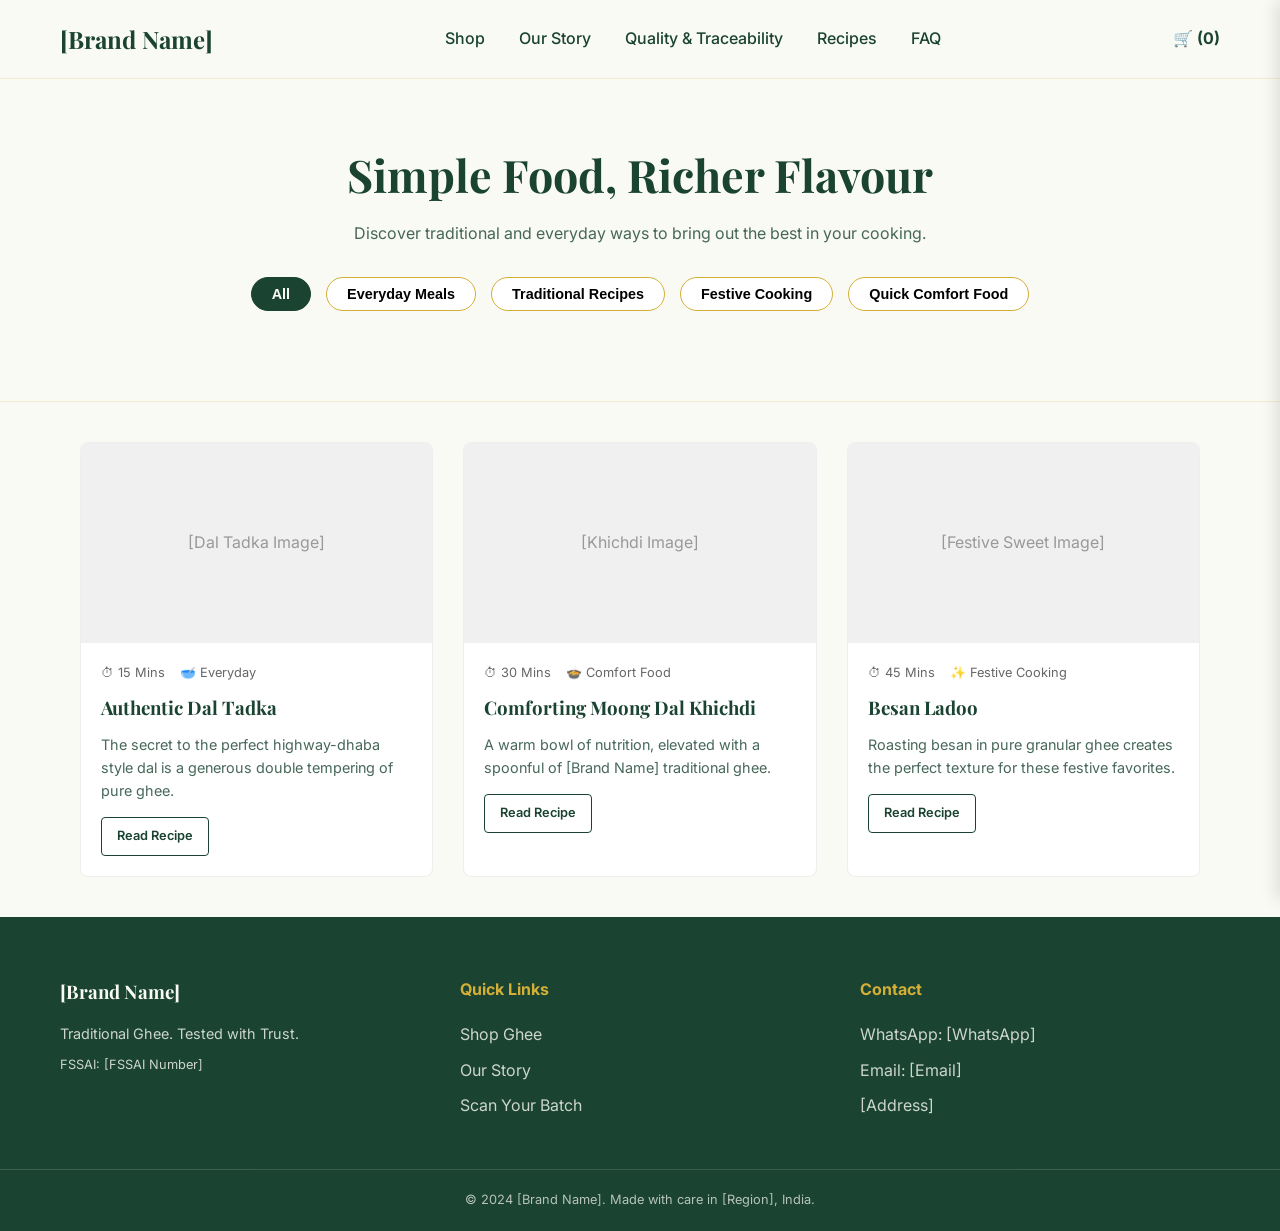
<file: recipes.html>
<!DOCTYPE html>
<html lang="en">
<head>
    <meta charset="UTF-8">
    <meta name="viewport" content="width=device-width, initial-scale=1.0">
    <title>Recipes - [Brand Name]</title>
    <link rel="stylesheet" href="style.css">
</head>
<body>

    <!-- PASTE HEADER HERE -->

     <header>
        <div class="container header-inner">
            <a href="index.html" class="logo font-serif">[Brand Name]</a>
            
            <!-- Desktop Nav -->
            <nav class="nav-links">
                <a href="shop.html">Shop</a>
                <a href="story.html">Our Story</a>
                <a href="traceability.html">Quality & Traceability</a>
                <a href="recipes.html">Recipes</a>
                <a href="faq.html">FAQ</a>
            </nav>
            
            <!-- Cart & Mobile Menu -->
            <div style="display: flex; align-items: center; gap: 15px;">
                <a href="#" class="cart-icon-btn text-brand-green" style="font-weight: bold;">🛒 (0)</a>
                <button id="mobileMenuBtn" class="mobile-menu-btn">☰</button>
            </div>
        </div>

        <!-- Mobile Nav (Hidden on Desktop) -->
        <div id="mobileNav" class="mobile-nav">
            <a href="shop.html">Shop</a>
            <a href="story.html">Our Story</a>
            <a href="traceability.html">Quality & Traceability</a>
            <a href="recipes.html">Recipes</a>
            <a href="faq.html">FAQ</a>
        </div>
    </header>

    <div class="recipes-header">
        <h1 class="font-serif text-brand-green" style="font-size: 2.8rem; margin-bottom: 10px;">Simple Food, Richer Flavour</h1>
        <p style="opacity: 0.8;">Discover traditional and everyday ways to bring out the best in your cooking.</p>
        
        <div class="recipe-categories">
            <button class="category-tag active">All</button>
            <button class="category-tag">Everyday Meals</button>
            <button class="category-tag">Traditional Recipes</button>
            <button class="category-tag">Festive Cooking</button>
            <button class="category-tag">Quick Comfort Food</button>
        </div>
    </div>

    <div class="container">
        <div class="recipe-grid">
            <!-- Recipe 1 -->
            <div class="recipe-card">
                <div class="recipe-img">[Dal Tadka Image]</div>
                <div class="recipe-content">
                    <div class="recipe-meta">
                        <span>⏱ 15 Mins</span>
                        <span>🥣 Everyday</span>
                    </div>
                    <h3 class="font-serif" style="margin-bottom: 10px;">Authentic Dal Tadka</h3>
                    <p style="font-size: 0.9rem; opacity: 0.8; margin-bottom: 15px;">The secret to the perfect highway-dhaba style dal is a generous double tempering of pure ghee.</p>
                    <a href="#" class="btn-secondary" style="font-size: 0.8rem; padding: 8px 15px;">Read Recipe</a>
                </div>
            </div>

            <!-- Recipe 2 -->
            <div class="recipe-card">
                <div class="recipe-img">[Khichdi Image]</div>
                <div class="recipe-content">
                    <div class="recipe-meta">
                        <span>⏱ 30 Mins</span>
                        <span>🍲 Comfort Food</span>
                    </div>
                    <h3 class="font-serif" style="margin-bottom: 10px;">Comforting Moong Dal Khichdi</h3>
                    <p style="font-size: 0.9rem; opacity: 0.8; margin-bottom: 15px;">A warm bowl of nutrition, elevated with a spoonful of [Brand Name] traditional ghee.</p>
                    <a href="#" class="btn-secondary" style="font-size: 0.8rem; padding: 8px 15px;">Read Recipe</a>
                </div>
            </div>

            <!-- Recipe 3 -->
            <div class="recipe-card">
                <div class="recipe-img">[Festive Sweet Image]</div>
                <div class="recipe-content">
                    <div class="recipe-meta">
                        <span>⏱ 45 Mins</span>
                        <span>✨ Festive Cooking</span>
                    </div>
                    <h3 class="font-serif" style="margin-bottom: 10px;">Besan Ladoo</h3>
                    <p style="font-size: 0.9rem; opacity: 0.8; margin-bottom: 15px;">Roasting besan in pure granular ghee creates the perfect texture for these festive favorites.</p>
                    <a href="#" class="btn-secondary" style="font-size: 0.8rem; padding: 8px 15px;">Read Recipe</a>
                </div>
            </div>
        </div>
    </div>

    <!-- PASTE FOOTER HERE -->

     <!-- FOOTER -->
    <footer>
        <div class="container footer-grid">
            <div>
                <h3 class="font-serif" style="margin-bottom: 15px;">[Brand Name]</h3>
                <p style="opacity: 0.8; font-size: 0.9rem;">Traditional Ghee. Tested with Trust.</p>
                <p style="opacity: 0.8; font-size: 0.8rem; margin-top: 10px;">FSSAI: [FSSAI Number]</p>
            </div>
            <div>
                <h4>Quick Links</h4>
                <ul>
                    <li><a href="shop.html">Shop Ghee</a></li>
                    <li><a href="story.html">Our Story</a></li>
                    <li><a href="scan.html">Scan Your Batch</a></li>
                </ul>
            </div>
            <div>
                <h4>Contact</h4>
                <ul>
                    <li>WhatsApp: [WhatsApp]</li>
                    <li>Email: [Email]</li>
                    <li>[Address]</li>
                </ul>
            </div>
        </div>
        <div style="text-align: center; border-top: 1px solid rgba(250,250,245,0.2); padding-top: 20px; font-size: 0.8rem; opacity: 0.7;">
            © 2024 [Brand Name]. Made with care in [Region], India.
        </div>
    </footer>

    <!-- SLIDE-OUT CART DRAWER -->
    <div class="cart-overlay" id="cartOverlay"></div>
    <div class="cart-drawer" id="cartDrawer">
        <div class="cart-header">
            <h2 class="font-serif" style="font-size: 1.5rem;">Your Cart</h2>
            <button class="close-cart" id="closeCart">×</button>
        </div>
        <div class="cart-items">
            <!-- Empty state -->
            <div style="text-align: center; color: #888; margin-top: 50px;">
                <p>Your cart is currently empty.</p>
                <a href="shop.html" class="btn-primary" style="margin-top: 20px;">Continue Shopping</a>
            </div>
            
            <!-- Example of a populated cart item (Hidden for now) -->
            <!-- 
            <div style="display: flex; gap: 15px; border-bottom: 1px solid #eee; padding-bottom: 15px; margin-bottom: 15px;">
                <div style="width: 80px; height: 80px; background: #f9f9f9;"></div>
                <div style="flex: 1;">
                    <h4 class="font-serif">[Brand Name] Traditional Ghee</h4>
                    <p style="font-size: 0.8rem; color: #666;">500g Jar</p>
                    <p style="font-weight: bold; color: var(--brand-gold);">₹[Price]</p>
                </div>
            </div> 
            -->
        </div>
        <div class="cart-footer">
            <div style="display: flex; justify-content: space-between; margin-bottom: 15px; font-weight: bold; font-size: 1.2rem;">
                <span>Subtotal</span>
                <span>₹0.00</span>
            </div>
            <p style="font-size: 0.8rem; color: #666; margin-bottom: 15px;">Shipping and taxes calculated at checkout.</p>
            <button class="checkout-btn">Proceed to Secure Checkout</button>
            <div style="text-align: center; margin-top: 10px; font-size: 0.8rem; opacity: 0.8;">
                💳 Cards, UPI & Net Banking Accepted
            </div>
        </div>
    </div>
</body>
</html>
</file>
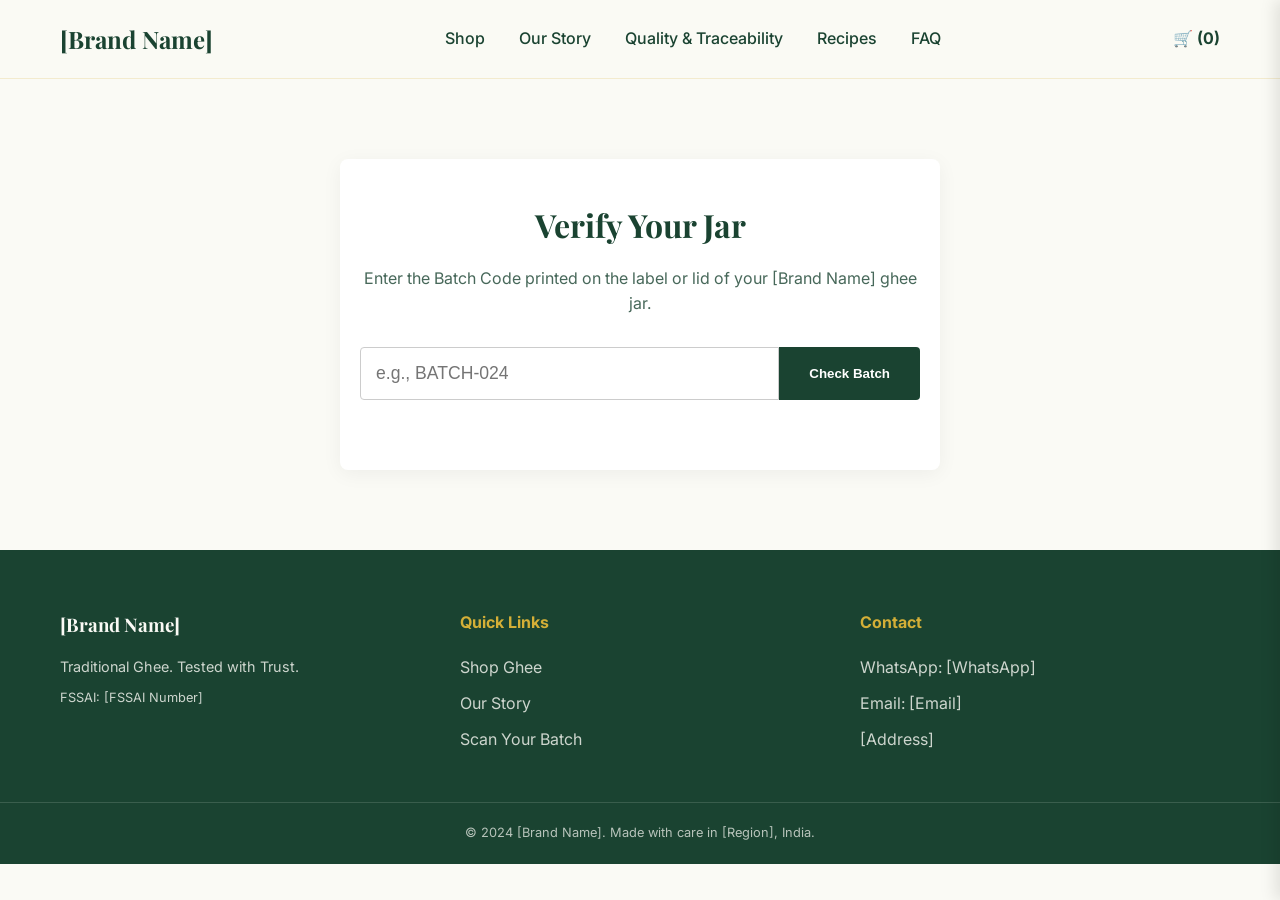
<file: scan.html>
<!DOCTYPE html>
<html lang="en">
<head>
    <meta charset="UTF-8">
    <meta name="viewport" content="width=device-width, initial-scale=1.0">
    <title>Scan Your Batch - [Brand Name]</title>
    <link rel="stylesheet" href="style.css">

</head>
<body style="background-color: var(--brand-ivory);">

    <!-- PASTE YOUR HEADER FROM index.html HERE -->

      <header>
        <div class="container header-inner">
            <a href="index.html" class="logo font-serif">[Brand Name]</a>
            
            <!-- Desktop Nav -->
            <nav class="nav-links">
                <a href="shop.html">Shop</a>
                <a href="story.html">Our Story</a>
                <a href="traceability.html">Quality & Traceability</a>
                <a href="recipes.html">Recipes</a>
                <a href="faq.html">FAQ</a>
            </nav>
            
            <!-- Cart & Mobile Menu -->
            <div style="display: flex; align-items: center; gap: 15px;">
                <a href="#" class="cart-icon-btn text-brand-green" style="font-weight: bold;">🛒 (0)</a>
                <button id="mobileMenuBtn" class="mobile-menu-btn">☰</button>
            </div>
        </div>

        <!-- Mobile Nav (Hidden on Desktop) -->
        <div id="mobileNav" class="mobile-nav">
            <a href="shop.html">Shop</a>
            <a href="story.html">Our Story</a>
            <a href="traceability.html">Quality & Traceability</a>
            <a href="recipes.html">Recipes</a>
            <a href="faq.html">FAQ</a>
        </div>
    </header>

    <div class="container">
        <div class="scan-container">
            <h1 class="font-serif" style="margin-bottom: 15px;">Verify Your Jar</h1>
            <p style="opacity: 0.8;">Enter the Batch Code printed on the label or lid of your [Brand Name] ghee jar.</p>
            
            <div class="scan-input-group">
                <input type="text" id="batchInput" placeholder="e.g., BATCH-024">
                <button id="scanBtn">Check Batch</button>
            </div>

            <!-- Dynamic Results Card (Hidden until JS triggers it) -->
            <div class="scan-result-card" id="scanResult">
                <div style="text-align: center; margin-bottom: 20px;">
                    <div style="display: inline-block; background: var(--brand-green); color: white; padding: 5px 15px; border-radius: 20px; font-size: 0.8rem; font-weight: bold; margin-bottom: 10px;">✓ Verified Authentic</div>
                    <p style="font-style: italic; font-size: 0.9rem;">Your jar is part of a traceable batch. Thank you for choosing food made with care.</p>
                </div>

                <div class="result-row">
                    <strong>Batch Number:</strong>
                    <span>[User Input]</span>
                </div>
                <div class="result-row">
                    <strong>Product:</strong>
                    <span>[Brand Name] Traditional Ghee</span>
                </div>
                <div class="result-row">
                    <strong>Pack Date:</strong>
                    <span>[Date Placeholder]</span>
                </div>
                <div class="result-row">
                    <strong>Best Before:</strong>
                    <span>[Date Placeholder]</span>
                </div>
                <div class="result-row">
                    <strong>Production Location:</strong>
                    <span>[Location Code Placeholder]</span>
                </div>
                <div class="result-row">
                    <strong>Quality Status:</strong>
                    <span style="color: green; font-weight: bold;">Passed Independent Test</span>
                </div>

                <div style="text-align: center; margin-top: 25px;">
                    <!-- Placeholder button for future PDF uploads -->
                    <button class="btn-secondary" style="font-size: 0.9rem;" onclick="alert('Lab report PDF download will be available once real data is uploaded.')">📄 Download Lab Report</button>
                </div>
            </div>
        </div>
    </div>

    <!-- PASTE YOUR FOOTER FROM index.html HERE -->
     <!-- FOOTER -->
    <footer>
        <div class="container footer-grid">
            <div>
                <h3 class="font-serif" style="margin-bottom: 15px;">[Brand Name]</h3>
                <p style="opacity: 0.8; font-size: 0.9rem;">Traditional Ghee. Tested with Trust.</p>
                <p style="opacity: 0.8; font-size: 0.8rem; margin-top: 10px;">FSSAI: [FSSAI Number]</p>
            </div>
            <div>
                <h4>Quick Links</h4>
                <ul>
                    <li><a href="shop.html">Shop Ghee</a></li>
                    <li><a href="story.html">Our Story</a></li>
                    <li><a href="scan.html">Scan Your Batch</a></li>
                </ul>
            </div>
            <div>
                <h4>Contact</h4>
                <ul>
                    <li>WhatsApp: [WhatsApp]</li>
                    <li>Email: [Email]</li>
                    <li>[Address]</li>
                </ul>
            </div>
        </div>
        <div style="text-align: center; border-top: 1px solid rgba(250,250,245,0.2); padding-top: 20px; font-size: 0.8rem; opacity: 0.7;">
            © 2024 [Brand Name]. Made with care in [Region], India.
        </div>
    </footer>

    <!-- SLIDE-OUT CART DRAWER -->
    <div class="cart-overlay" id="cartOverlay"></div>
    <div class="cart-drawer" id="cartDrawer">
        <div class="cart-header">
            <h2 class="font-serif" style="font-size: 1.5rem;">Your Cart</h2>
            <button class="close-cart" id="closeCart">×</button>
        </div>
        <div class="cart-items">
            <!-- Empty state -->
            <div style="text-align: center; color: #888; margin-top: 50px;">
                <p>Your cart is currently empty.</p>
                <a href="shop.html" class="btn-primary" style="margin-top: 20px;">Continue Shopping</a>
            </div>
            
            <!-- Example of a populated cart item (Hidden for now) -->
            <!-- 
            <div style="display: flex; gap: 15px; border-bottom: 1px solid #eee; padding-bottom: 15px; margin-bottom: 15px;">
                <div style="width: 80px; height: 80px; background: #f9f9f9;"></div>
                <div style="flex: 1;">
                    <h4 class="font-serif">[Brand Name] Traditional Ghee</h4>
                    <p style="font-size: 0.8rem; color: #666;">500g Jar</p>
                    <p style="font-weight: bold; color: var(--brand-gold);">₹[Price]</p>
                </div>
            </div> 
            -->
        </div>
        <div class="cart-footer">
            <div style="display: flex; justify-content: space-between; margin-bottom: 15px; font-weight: bold; font-size: 1.2rem;">
                <span>Subtotal</span>
                <span>₹0.00</span>
            </div>
            <p style="font-size: 0.8rem; color: #666; margin-bottom: 15px;">Shipping and taxes calculated at checkout.</p>
            <button class="checkout-btn">Proceed to Secure Checkout</button>
            <div style="text-align: center; margin-top: 10px; font-size: 0.8rem; opacity: 0.8;">
                💳 Cards, UPI & Net Banking Accepted
            </div>
        </div>
    </div>

    
    <script src="script.js"></script>
</body>



</html>
</file>
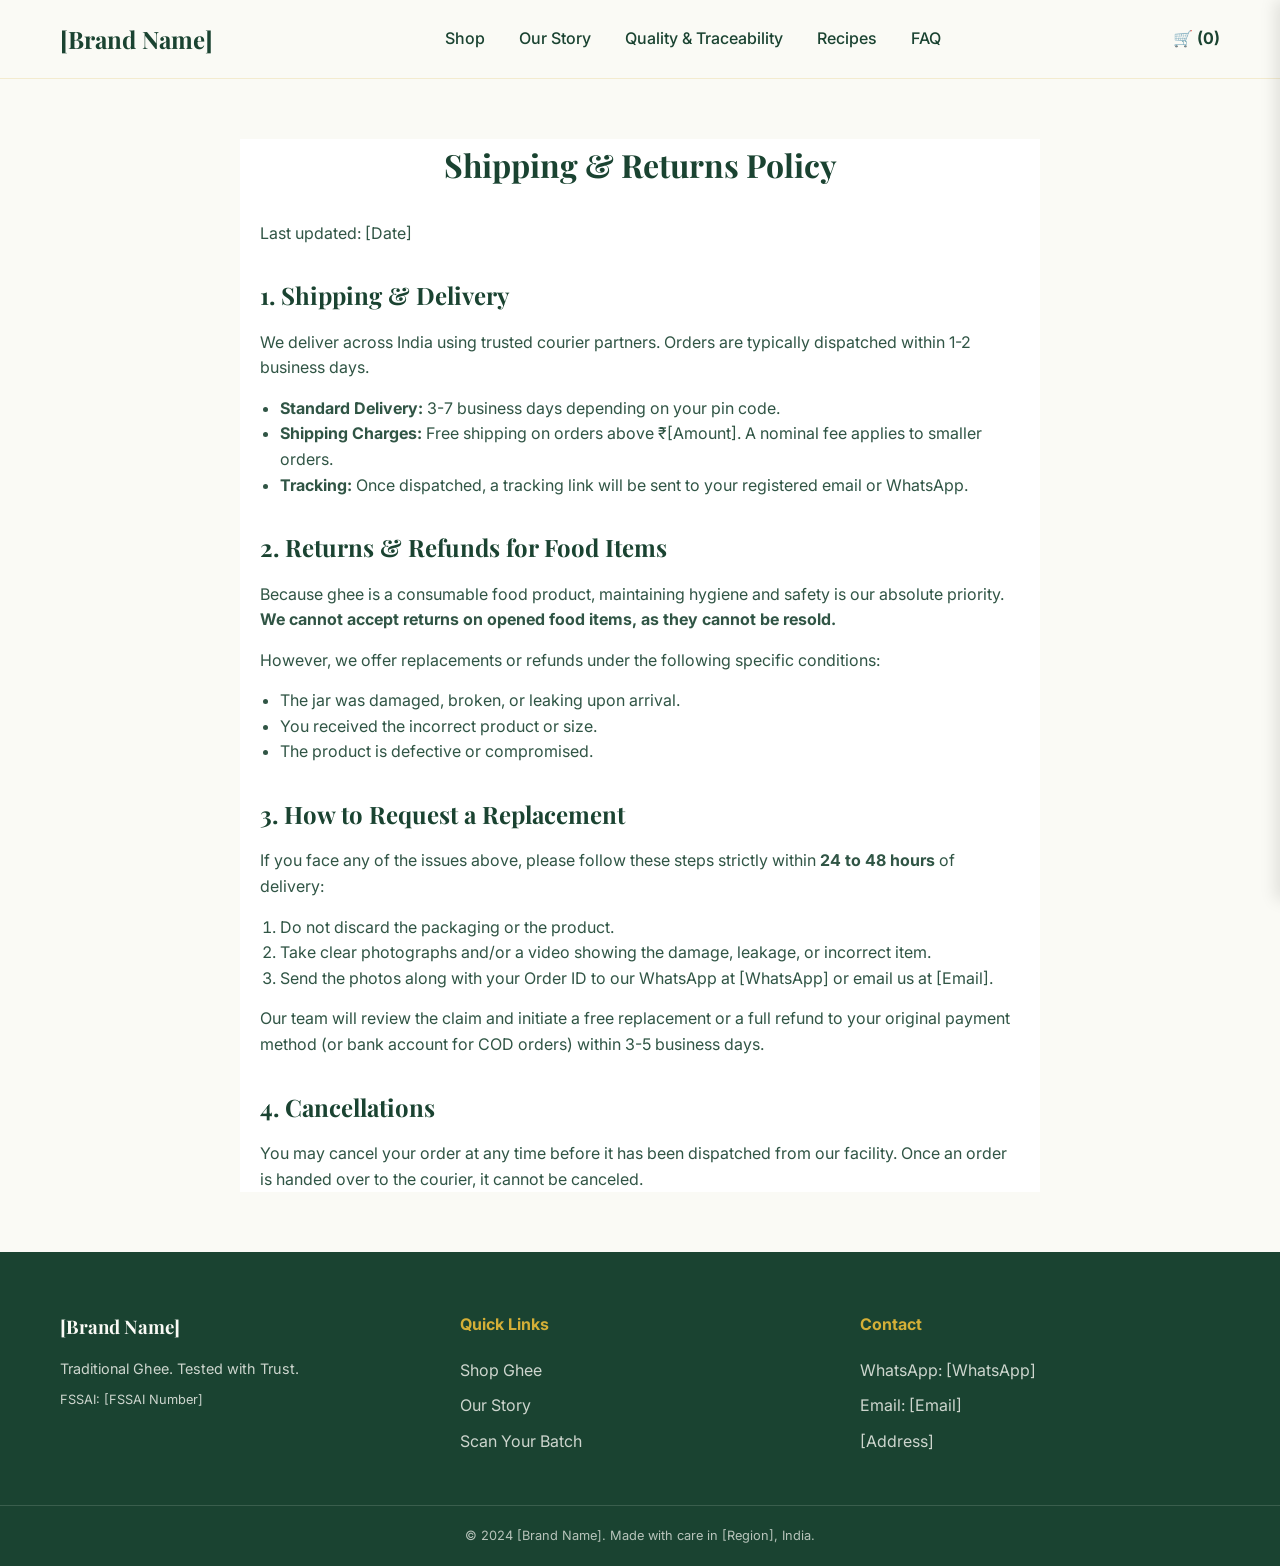
<file: shipping-returns.html>
<!DOCTYPE html>
<html lang="en">
<head>
    <meta charset="UTF-8">
    <meta name="viewport" content="width=device-width, initial-scale=1.0">
    <title>Shipping & Returns - [Brand Name]</title>
    <link rel="stylesheet" href="style.css">
</head>
<body style="background-color: var(--brand-ivory);">

    <!-- PASTE HEADER HERE -->

       <header>
        <div class="container header-inner">
            <a href="index.html" class="logo font-serif">[Brand Name]</a>
            
            <!-- Desktop Nav -->
            <nav class="nav-links">
                <a href="shop.html">Shop</a>
                <a href="story.html">Our Story</a>
                <a href="traceability.html">Quality & Traceability</a>
                <a href="recipes.html">Recipes</a>
                <a href="faq.html">FAQ</a>
            </nav>
            
            <!-- Cart & Mobile Menu -->
            <div style="display: flex; align-items: center; gap: 15px;">
                <a href="#" class="cart-icon-btn text-brand-green" style="font-weight: bold;">🛒 (0)</a>
                <button id="mobileMenuBtn" class="mobile-menu-btn">☰</button>
            </div>
        </div>

        <!-- Mobile Nav (Hidden on Desktop) -->
        <div id="mobileNav" class="mobile-nav">
            <a href="shop.html">Shop</a>
            <a href="story.html">Our Story</a>
            <a href="traceability.html">Quality & Traceability</a>
            <a href="recipes.html">Recipes</a>
            <a href="faq.html">FAQ</a>
        </div>
    </header>

    <div class="policy-container">
        <h1 class="font-serif">Shipping & Returns Policy</h1>
        
        <p>Last updated: [Date]</p>

        <h2 class="font-serif text-brand-green">1. Shipping & Delivery</h2>
        <p>We deliver across India using trusted courier partners. Orders are typically dispatched within 1-2 business days.</p>
        <ul>
            <li><strong>Standard Delivery:</strong> 3-7 business days depending on your pin code.</li>
            <li><strong>Shipping Charges:</strong> Free shipping on orders above ₹[Amount]. A nominal fee applies to smaller orders.</li>
            <li><strong>Tracking:</strong> Once dispatched, a tracking link will be sent to your registered email or WhatsApp.</li>
        </ul>

        <h2 class="font-serif text-brand-green">2. Returns & Refunds for Food Items</h2>
        <p>Because ghee is a consumable food product, maintaining hygiene and safety is our absolute priority. <strong>We cannot accept returns on opened food items, as they cannot be resold.</strong></p>
        
        <p>However, we offer replacements or refunds under the following specific conditions:</p>
        <ul>
            <li>The jar was damaged, broken, or leaking upon arrival.</li>
            <li>You received the incorrect product or size.</li>
            <li>The product is defective or compromised.</li>
        </ul>

        <h2 class="font-serif text-brand-green">3. How to Request a Replacement</h2>
        <p>If you face any of the issues above, please follow these steps strictly within <strong>24 to 48 hours</strong> of delivery:</p>
        <ol style="margin-left: 20px; margin-bottom: 15px; opacity: 0.9;">
            <li>Do not discard the packaging or the product.</li>
            <li>Take clear photographs and/or a video showing the damage, leakage, or incorrect item.</li>
            <li>Send the photos along with your Order ID to our WhatsApp at [WhatsApp] or email us at [Email].</li>
        </ol>
        <p>Our team will review the claim and initiate a free replacement or a full refund to your original payment method (or bank account for COD orders) within 3-5 business days.</p>
        
        <h2 class="font-serif text-brand-green">4. Cancellations</h2>
        <p>You may cancel your order at any time before it has been dispatched from our facility. Once an order is handed over to the courier, it cannot be canceled.</p>
    </div>

    <!-- PASTE FOOTER HERE -->

     <!-- FOOTER -->
    <footer>
        <div class="container footer-grid">
            <div>
                <h3 class="font-serif" style="margin-bottom: 15px;">[Brand Name]</h3>
                <p style="opacity: 0.8; font-size: 0.9rem;">Traditional Ghee. Tested with Trust.</p>
                <p style="opacity: 0.8; font-size: 0.8rem; margin-top: 10px;">FSSAI: [FSSAI Number]</p>
            </div>
            <div>
                <h4>Quick Links</h4>
                <ul>
                    <li><a href="shop.html">Shop Ghee</a></li>
                    <li><a href="story.html">Our Story</a></li>
                    <li><a href="scan.html">Scan Your Batch</a></li>
                </ul>
            </div>
            <div>
                <h4>Contact</h4>
                <ul>
                    <li>WhatsApp: [WhatsApp]</li>
                    <li>Email: [Email]</li>
                    <li>[Address]</li>
                </ul>
            </div>
        </div>
        <div style="text-align: center; border-top: 1px solid rgba(250,250,245,0.2); padding-top: 20px; font-size: 0.8rem; opacity: 0.7;">
            © 2024 [Brand Name]. Made with care in [Region], India.
        </div>
    </footer>

    <!-- SLIDE-OUT CART DRAWER -->
    <div class="cart-overlay" id="cartOverlay"></div>
    <div class="cart-drawer" id="cartDrawer">
        <div class="cart-header">
            <h2 class="font-serif" style="font-size: 1.5rem;">Your Cart</h2>
            <button class="close-cart" id="closeCart">×</button>
        </div>
        <div class="cart-items">
            <!-- Empty state -->
            <div style="text-align: center; color: #888; margin-top: 50px;">
                <p>Your cart is currently empty.</p>
                <a href="shop.html" class="btn-primary" style="margin-top: 20px;">Continue Shopping</a>
            </div>
            
            <!-- Example of a populated cart item (Hidden for now) -->
            <!-- 
            <div style="display: flex; gap: 15px; border-bottom: 1px solid #eee; padding-bottom: 15px; margin-bottom: 15px;">
                <div style="width: 80px; height: 80px; background: #f9f9f9;"></div>
                <div style="flex: 1;">
                    <h4 class="font-serif">[Brand Name] Traditional Ghee</h4>
                    <p style="font-size: 0.8rem; color: #666;">500g Jar</p>
                    <p style="font-weight: bold; color: var(--brand-gold);">₹[Price]</p>
                </div>
            </div> 
            -->
        </div>
        <div class="cart-footer">
            <div style="display: flex; justify-content: space-between; margin-bottom: 15px; font-weight: bold; font-size: 1.2rem;">
                <span>Subtotal</span>
                <span>₹0.00</span>
            </div>
            <p style="font-size: 0.8rem; color: #666; margin-bottom: 15px;">Shipping and taxes calculated at checkout.</p>
            <button class="checkout-btn">Proceed to Secure Checkout</button>
            <div style="text-align: center; margin-top: 10px; font-size: 0.8rem; opacity: 0.8;">
                💳 Cards, UPI & Net Banking Accepted
            </div>
        </div>
    </div>
</body>
</html>
</file>
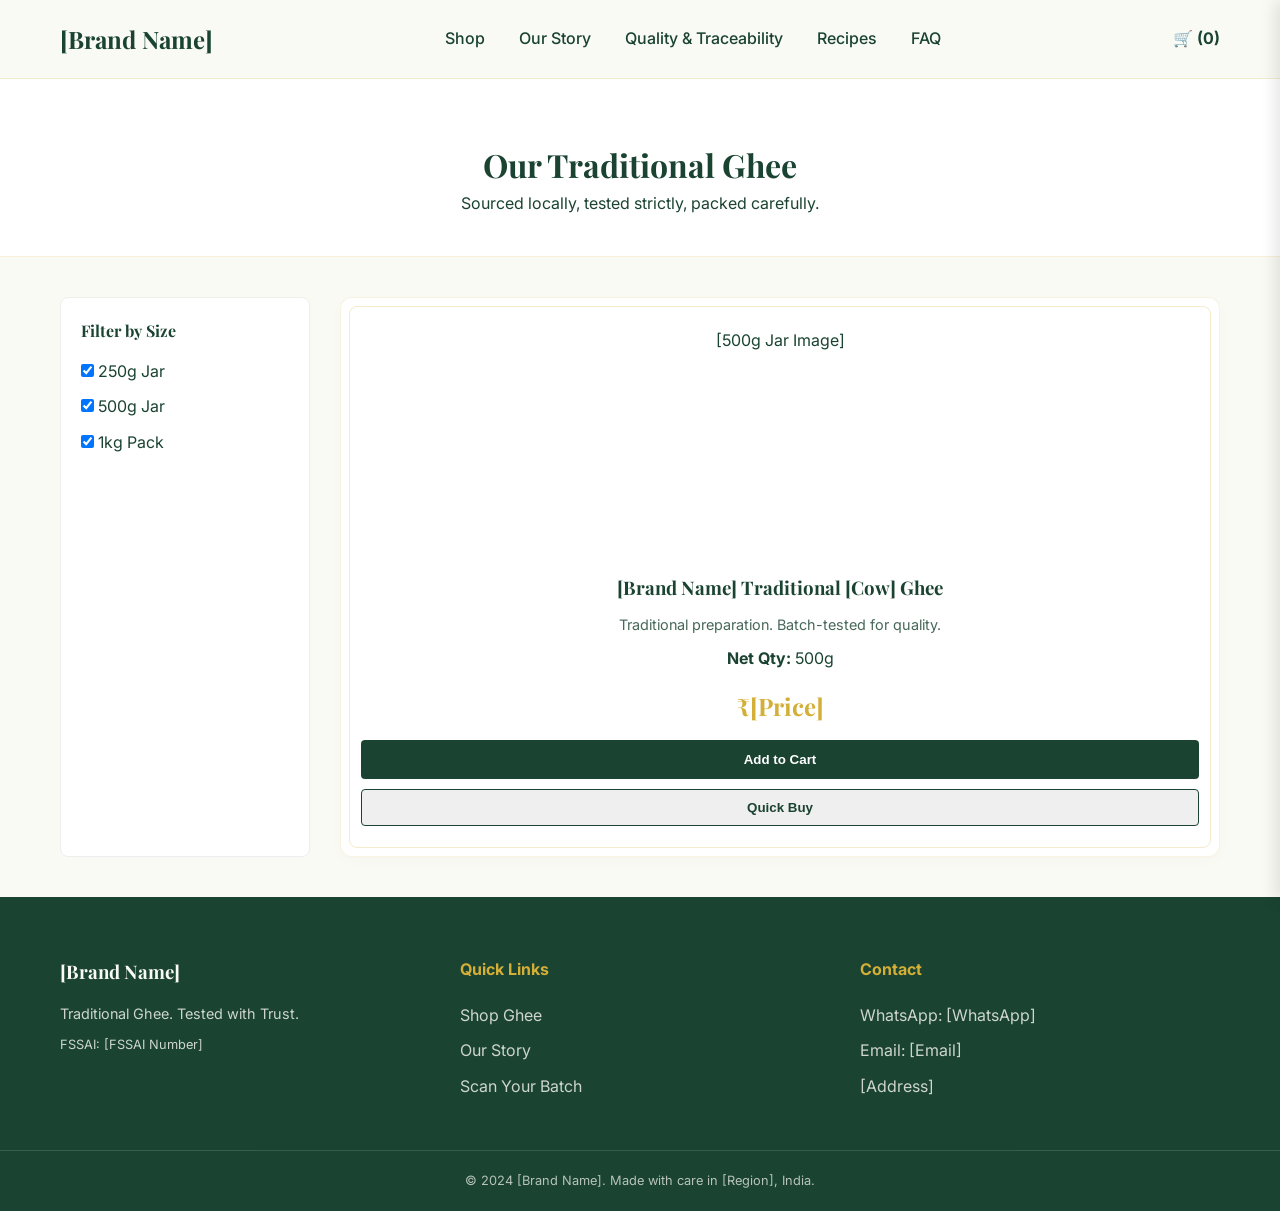
<file: shop.html>
<!DOCTYPE html>
<html lang="en">
<head>
    <meta charset="UTF-8">
    <meta name="viewport" content="width=device-width, initial-scale=1.0">
    <title>Shop Ghee - [Brand Name]</title>
    <link rel="stylesheet" href="style.css">
</head>
<body>

    <!-- PASTE YOUR HEADER FROM index.html HERE -->

     <header>
        <div class="container header-inner">
            <a href="index.html" class="logo font-serif">[Brand Name]</a>
            
            <!-- Desktop Nav -->
            <nav class="nav-links">
                <a href="shop.html">Shop</a>
                <a href="story.html">Our Story</a>
                <a href="traceability.html">Quality & Traceability</a>
                <a href="recipes.html">Recipes</a>
                <a href="faq.html">FAQ</a>
            </nav>
            
            <!-- Cart & Mobile Menu -->
            <div style="display: flex; align-items: center; gap: 15px;">
                <a href="#" class="cart-icon-btn text-brand-green" style="font-weight: bold;">🛒 (0)</a>
                <button id="mobileMenuBtn" class="mobile-menu-btn">☰</button>
            </div>
        </div>

        <!-- Mobile Nav (Hidden on Desktop) -->
        <div id="mobileNav" class="mobile-nav">
            <a href="shop.html">Shop</a>
            <a href="story.html">Our Story</a>
            <a href="traceability.html">Quality & Traceability</a>
            <a href="recipes.html">Recipes</a>
            <a href="faq.html">FAQ</a>
        </div>
    </header>

    <div class="shop-header">
        <h1 class="font-serif">Our Traditional Ghee</h1>
        <p>Sourced locally, tested strictly, packed carefully.</p>
    </div>

    <div class="container shop-container">
        <!-- Sidebar Filters -->
        <aside class="shop-filters">
            <h4>Filter by Size</h4>
            <div style="margin-bottom: 10px;">
                <input type="checkbox" id="size250" checked>
                <label for="size250">250g Jar</label>
            </div>
            <div style="margin-bottom: 10px;">
                <input type="checkbox" id="size500" checked>
                <label for="size500">500g Jar</label>
            </div>
            <div style="margin-bottom: 10px;">
                <input type="checkbox" id="size1kg" checked>
                <label for="size1kg">1kg Pack</label>
            </div>
        </aside>

        <!-- Product Grid -->
        <main style="flex: 1;">
            <div class="product-grid">
                <!-- Product Card (Links to product.html) -->
                <div class="product-card">
                    <a href="product.html">
                        <div class="product-img-placeholder">[500g Jar Image]</div>
                        <h3 class="font-serif">[Brand Name] Traditional [Cow] Ghee</h3>
                        <p style="font-size: 0.9rem; opacity: 0.8; margin: 10px 0;">Traditional preparation. Batch-tested for quality.</p>
                        <p><strong>Net Qty:</strong> 500g</p>
                        <div class="price font-serif">₹[Price]</div>
                    </a>
                    <button class="add-to-cart">Add to Cart</button>
                    <button class="btn-secondary" style="width: 100%; margin-top: 10px; padding: 10px;">Quick Buy</button>
                </div>
                <!-- Duplicate this product card for 250g and 1kg variants -->
            </div>
        </main>
    </div>

    <!-- PASTE YOUR FOOTER FROM index.html HERE -->

    <!-- FOOTER -->
    <footer>
        <div class="container footer-grid">
            <div>
                <h3 class="font-serif" style="margin-bottom: 15px;">[Brand Name]</h3>
                <p style="opacity: 0.8; font-size: 0.9rem;">Traditional Ghee. Tested with Trust.</p>
                <p style="opacity: 0.8; font-size: 0.8rem; margin-top: 10px;">FSSAI: [FSSAI Number]</p>
            </div>
            <div>
                <h4>Quick Links</h4>
                <ul>
                    <li><a href="shop.html">Shop Ghee</a></li>
                    <li><a href="story.html">Our Story</a></li>
                    <li><a href="scan.html">Scan Your Batch</a></li>
                </ul>
            </div>
            <div>
                <h4>Contact</h4>
                <ul>
                    <li>WhatsApp: [WhatsApp]</li>
                    <li>Email: [Email]</li>
                    <li>[Address]</li>
                </ul>
            </div>
        </div>
        <div style="text-align: center; border-top: 1px solid rgba(250,250,245,0.2); padding-top: 20px; font-size: 0.8rem; opacity: 0.7;">
            © 2024 [Brand Name]. Made with care in [Region], India.
        </div>
    </footer>

    <!-- SLIDE-OUT CART DRAWER -->
    <div class="cart-overlay" id="cartOverlay"></div>
    <div class="cart-drawer" id="cartDrawer">
        <div class="cart-header">
            <h2 class="font-serif" style="font-size: 1.5rem;">Your Cart</h2>
            <button class="close-cart" id="closeCart">×</button>
        </div>
        <div class="cart-items">
            <!-- Empty state -->
            <div style="text-align: center; color: #888; margin-top: 50px;">
                <p>Your cart is currently empty.</p>
                <a href="shop.html" class="btn-primary" style="margin-top: 20px;">Continue Shopping</a>
            </div>
            
            <!-- Example of a populated cart item (Hidden for now) -->
            <!-- 
            <div style="display: flex; gap: 15px; border-bottom: 1px solid #eee; padding-bottom: 15px; margin-bottom: 15px;">
                <div style="width: 80px; height: 80px; background: #f9f9f9;"></div>
                <div style="flex: 1;">
                    <h4 class="font-serif">[Brand Name] Traditional Ghee</h4>
                    <p style="font-size: 0.8rem; color: #666;">500g Jar</p>
                    <p style="font-weight: bold; color: var(--brand-gold);">₹[Price]</p>
                </div>
            </div> 
            -->
        </div>
        <div class="cart-footer">
            <div style="display: flex; justify-content: space-between; margin-bottom: 15px; font-weight: bold; font-size: 1.2rem;">
                <span>Subtotal</span>
                <span>₹0.00</span>
            </div>
            <p style="font-size: 0.8rem; color: #666; margin-bottom: 15px;">Shipping and taxes calculated at checkout.</p>
            <button class="checkout-btn">Proceed to Secure Checkout</button>
            <div style="text-align: center; margin-top: 10px; font-size: 0.8rem; opacity: 0.8;">
                💳 Cards, UPI & Net Banking Accepted
            </div>
        </div>
    </div>

    
    <script src="script.js"></script>
</body>
</html>
</file>
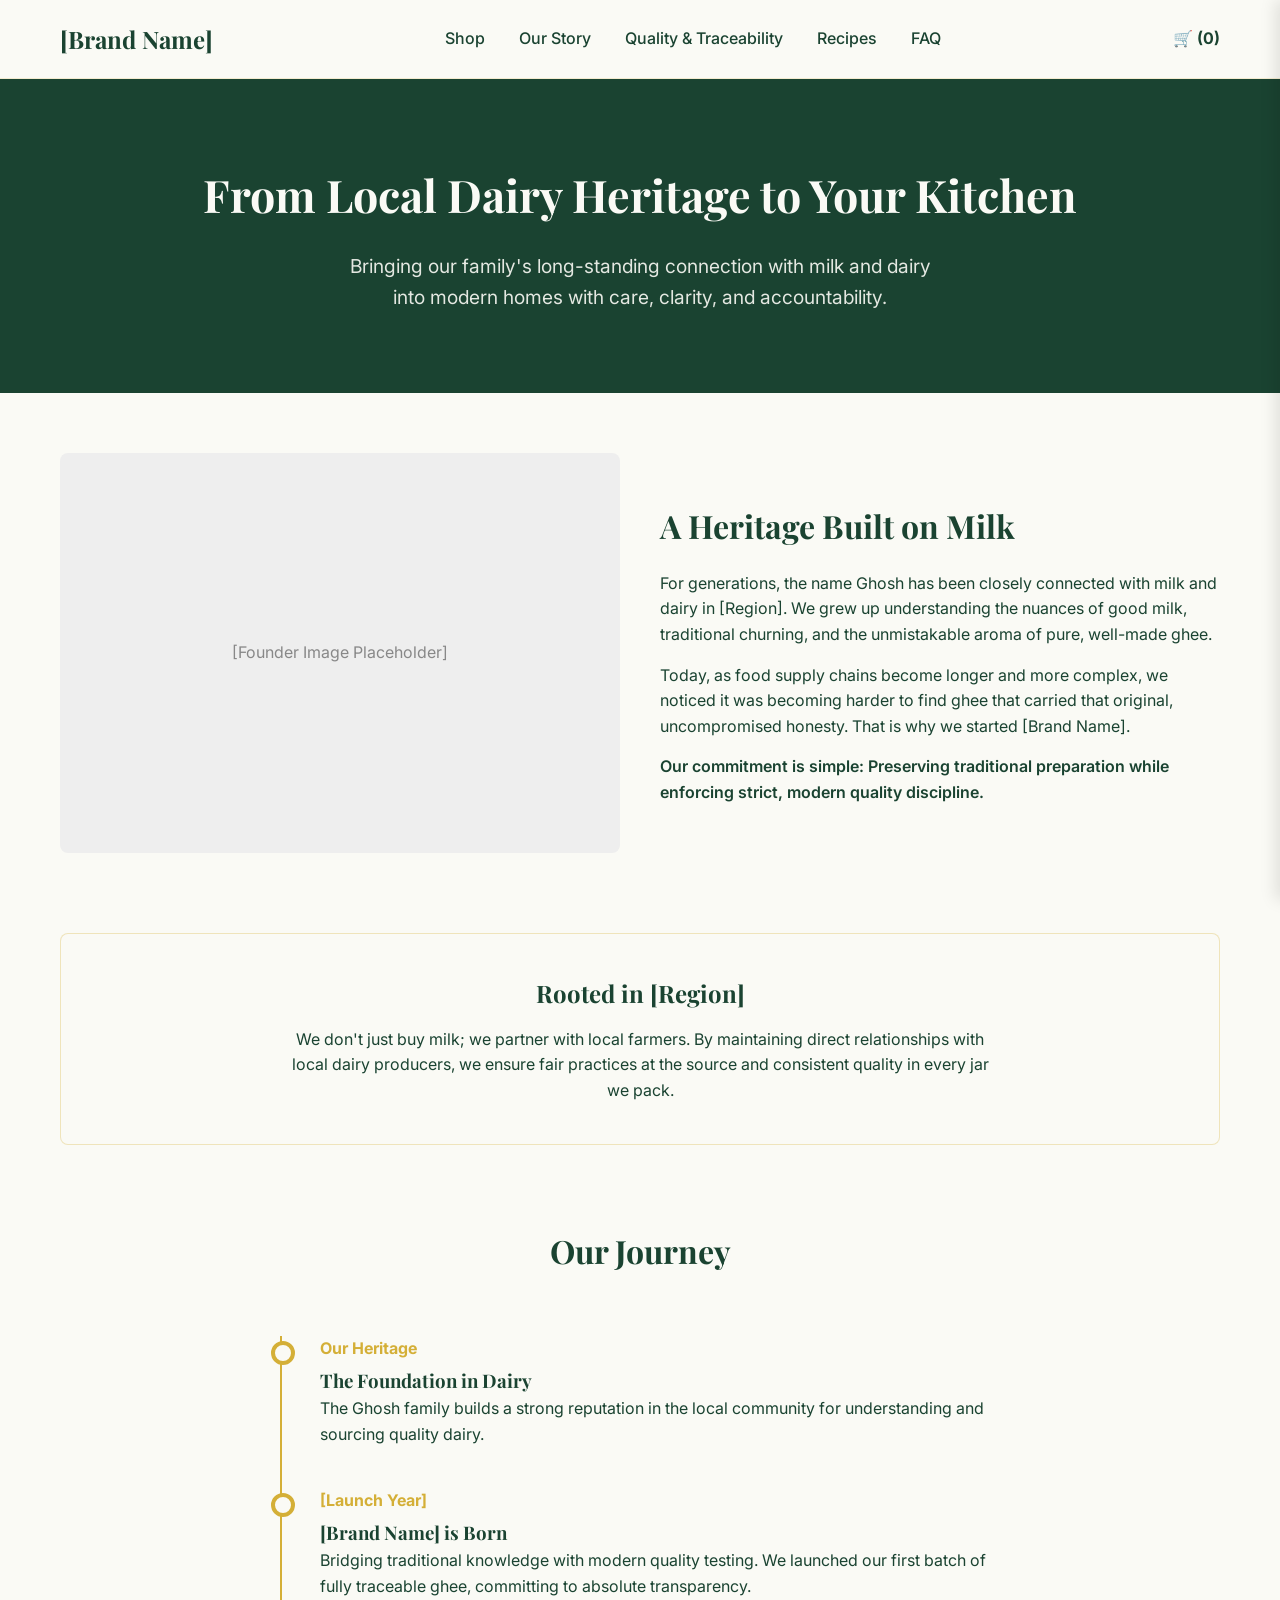
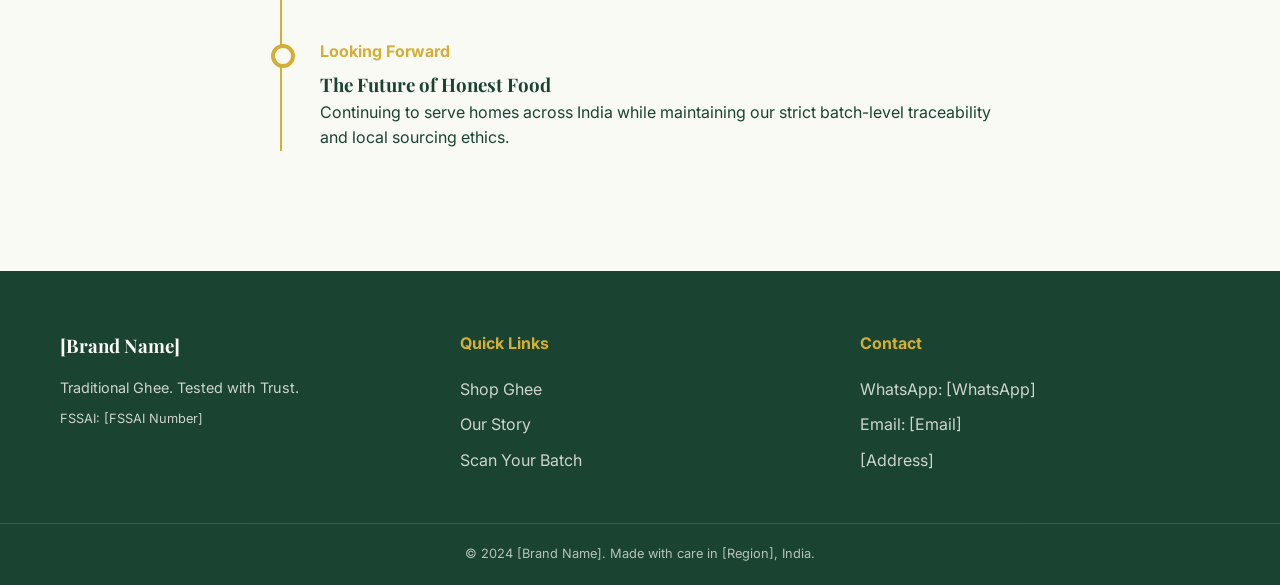
<file: story.html>
<!DOCTYPE html>
<html lang="en">
<head>
    <meta charset="UTF-8">
    <meta name="viewport" content="width=device-width, initial-scale=1.0">
    <title>Our Story - [Brand Name]</title>
    <link rel="stylesheet" href="style.css">
</head>
<body>

    <!-- PASTE YOUR HEADER FROM index.html HERE -->

      <header>
        <div class="container header-inner">
            <a href="index.html" class="logo font-serif">[Brand Name]</a>
            
            <!-- Desktop Nav -->
            <nav class="nav-links">
                <a href="shop.html">Shop</a>
                <a href="story.html">Our Story</a>
                <a href="traceability.html">Quality & Traceability</a>
                <a href="recipes.html">Recipes</a>
                <a href="faq.html">FAQ</a>
            </nav>
            
            <!-- Cart & Mobile Menu -->
            <div style="display: flex; align-items: center; gap: 15px;">
                <a href="#" class="cart-icon-btn text-brand-green" style="font-weight: bold;">🛒 (0)</a>
                <button id="mobileMenuBtn" class="mobile-menu-btn">☰</button>
            </div>
        </div>

        <!-- Mobile Nav (Hidden on Desktop) -->
        <div id="mobileNav" class="mobile-nav">
            <a href="shop.html">Shop</a>
            <a href="story.html">Our Story</a>
            <a href="traceability.html">Quality & Traceability</a>
            <a href="recipes.html">Recipes</a>
            <a href="faq.html">FAQ</a>
        </div>
    </header>

    <div class="story-header">
        <h1 class="font-serif">From Local Dairy Heritage to Your Kitchen</h1>
        <p style="font-size: 1.2rem; max-width: 600px; margin: 0 auto; opacity: 0.9;">
            Bringing our family's long-standing connection with milk and dairy into modern homes with care, clarity, and accountability.
        </p>
    </div>

    <div class="container" style="padding: 60px 20px;">
        <!-- Founder Message -->
        <div style="display: grid; grid-template-columns: repeat(auto-fit, minmax(300px, 1fr)); gap: 40px; align-items: center; margin-bottom: 80px;">
            <div style="height: 400px; background: #eee; border-radius: 8px; display: flex; align-items: center; justify-content: center; color: #888;">
                [Founder Image Placeholder]
            </div>
            <div>
                <h2 class="font-serif" style="margin-bottom: 20px; font-size: 2rem;">A Heritage Built on Milk</h2>
                <p style="margin-bottom: 15px;">For generations, the name Ghosh has been closely connected with milk and dairy in [Region]. We grew up understanding the nuances of good milk, traditional churning, and the unmistakable aroma of pure, well-made ghee.</p>
                <p style="margin-bottom: 15px;">Today, as food supply chains become longer and more complex, we noticed it was becoming harder to find ghee that carried that original, uncompromised honesty. That is why we started [Brand Name].</p>
                <p style="font-weight: 600;">Our commitment is simple: Preserving traditional preparation while enforcing strict, modern quality discipline.</p>
            </div>
        </div>

        <!-- Local Partner Section -->
        <div style="background: var(--brand-ivory); padding: 40px; border-radius: 8px; border: 1px solid rgba(212, 175, 55, 0.3); text-align: center; margin-bottom: 80px;">
            <h2 class="font-serif" style="margin-bottom: 15px;">Rooted in [Region]</h2>
            <p style="max-width: 700px; margin: 0 auto;">We don't just buy milk; we partner with local farmers. By maintaining direct relationships with local dairy producers, we ensure fair practices at the source and consistent quality in every jar we pack.</p>
        </div>

        <!-- Timeline -->
        <h2 class="font-serif" style="text-align: center; font-size: 2rem;">Our Journey</h2>
        <div class="timeline">
            <div class="timeline-item">
                <div class="timeline-date">Our Heritage</div>
                <h3 class="font-serif">The Foundation in Dairy</h3>
                <p>The Ghosh family builds a strong reputation in the local community for understanding and sourcing quality dairy.</p>
            </div>
            <div class="timeline-item">
                <div class="timeline-date">[Launch Year]</div>
                <h3 class="font-serif">[Brand Name] is Born</h3>
                <p>Bridging traditional knowledge with modern quality testing. We launched our first batch of fully traceable ghee, committing to absolute transparency.</p>
            </div>
            <div class="timeline-item">
                <div class="timeline-date">Looking Forward</div>
                <h3 class="font-serif">The Future of Honest Food</h3>
                <p>Continuing to serve homes across India while maintaining our strict batch-level traceability and local sourcing ethics.</p>
            </div>
        </div>
    </div>

    <!-- PASTE YOUR FOOTER FROM index.html HERE -->

    <!-- FOOTER -->
    <footer>
        <div class="container footer-grid">
            <div>
                <h3 class="font-serif" style="margin-bottom: 15px;">[Brand Name]</h3>
                <p style="opacity: 0.8; font-size: 0.9rem;">Traditional Ghee. Tested with Trust.</p>
                <p style="opacity: 0.8; font-size: 0.8rem; margin-top: 10px;">FSSAI: [FSSAI Number]</p>
            </div>
            <div>
                <h4>Quick Links</h4>
                <ul>
                    <li><a href="shop.html">Shop Ghee</a></li>
                    <li><a href="story.html">Our Story</a></li>
                    <li><a href="scan.html">Scan Your Batch</a></li>
                </ul>
            </div>
            <div>
                <h4>Contact</h4>
                <ul>
                    <li>WhatsApp: [WhatsApp]</li>
                    <li>Email: [Email]</li>
                    <li>[Address]</li>
                </ul>
            </div>
        </div>
        <div style="text-align: center; border-top: 1px solid rgba(250,250,245,0.2); padding-top: 20px; font-size: 0.8rem; opacity: 0.7;">
            © 2024 [Brand Name]. Made with care in [Region], India.
        </div>
    </footer>

    <!-- SLIDE-OUT CART DRAWER -->
    <div class="cart-overlay" id="cartOverlay"></div>
    <div class="cart-drawer" id="cartDrawer">
        <div class="cart-header">
            <h2 class="font-serif" style="font-size: 1.5rem;">Your Cart</h2>
            <button class="close-cart" id="closeCart">×</button>
        </div>
        <div class="cart-items">
            <!-- Empty state -->
            <div style="text-align: center; color: #888; margin-top: 50px;">
                <p>Your cart is currently empty.</p>
                <a href="shop.html" class="btn-primary" style="margin-top: 20px;">Continue Shopping</a>
            </div>
            
            <!-- Example of a populated cart item (Hidden for now) -->
            <!-- 
            <div style="display: flex; gap: 15px; border-bottom: 1px solid #eee; padding-bottom: 15px; margin-bottom: 15px;">
                <div style="width: 80px; height: 80px; background: #f9f9f9;"></div>
                <div style="flex: 1;">
                    <h4 class="font-serif">[Brand Name] Traditional Ghee</h4>
                    <p style="font-size: 0.8rem; color: #666;">500g Jar</p>
                    <p style="font-weight: bold; color: var(--brand-gold);">₹[Price]</p>
                </div>
            </div> 
            -->
        </div>
        <div class="cart-footer">
            <div style="display: flex; justify-content: space-between; margin-bottom: 15px; font-weight: bold; font-size: 1.2rem;">
                <span>Subtotal</span>
                <span>₹0.00</span>
            </div>
            <p style="font-size: 0.8rem; color: #666; margin-bottom: 15px;">Shipping and taxes calculated at checkout.</p>
            <button class="checkout-btn">Proceed to Secure Checkout</button>
            <div style="text-align: center; margin-top: 10px; font-size: 0.8rem; opacity: 0.8;">
                💳 Cards, UPI & Net Banking Accepted
            </div>
        </div>
    </div>

</body>
</html>
</file>
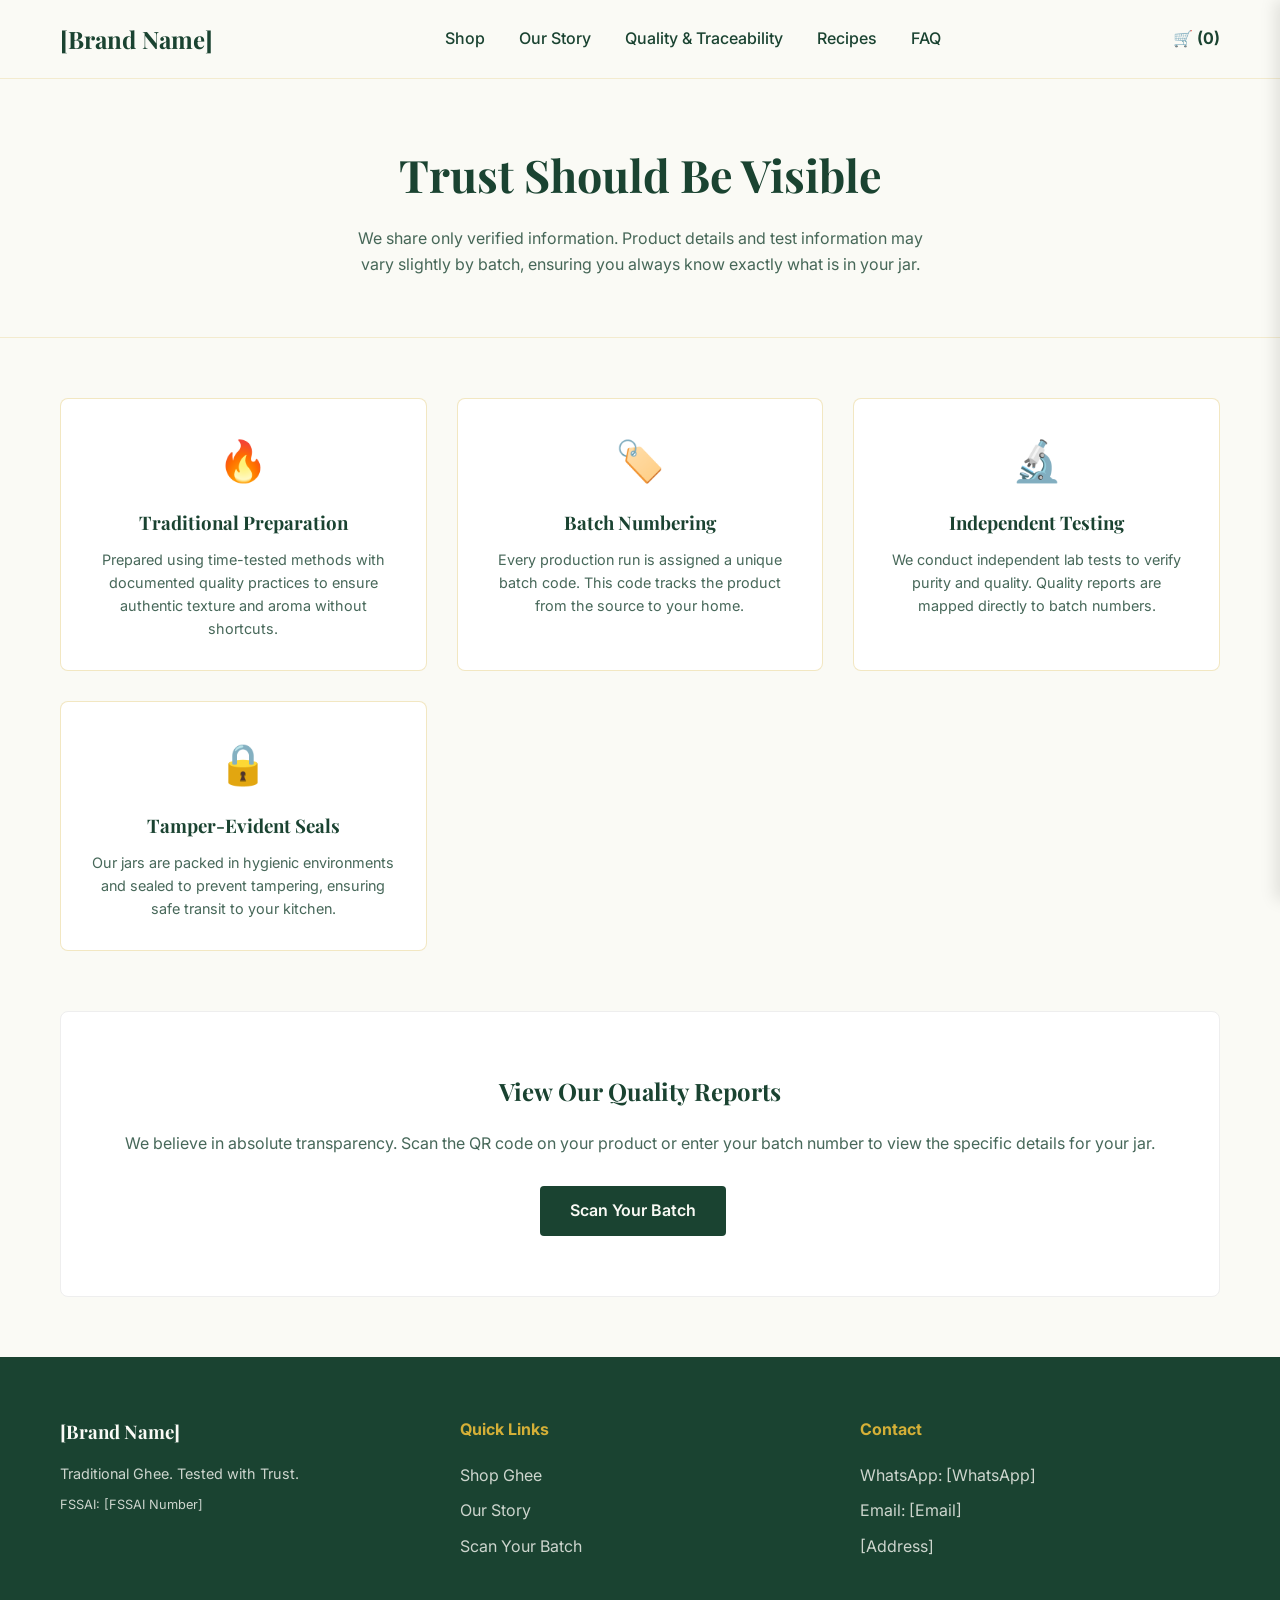
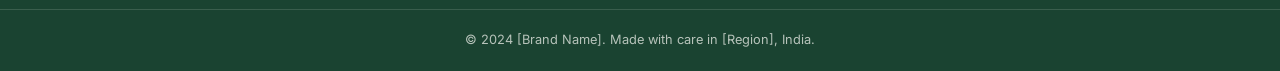
<file: traceability.html>
<!DOCTYPE html>
<html lang="en">
<head>
    <meta charset="UTF-8">
    <meta name="viewport" content="width=device-width, initial-scale=1.0">
    <title>Quality & Traceability - [Brand Name]</title>
    <link rel="stylesheet" href="style.css">
</head>
<body>

    <!-- PASTE YOUR HEADER FROM index.html HERE -->

     <header>
        <div class="container header-inner">
            <a href="index.html" class="logo font-serif">[Brand Name]</a>
            
            <!-- Desktop Nav -->
            <nav class="nav-links">
                <a href="shop.html">Shop</a>
                <a href="story.html">Our Story</a>
                <a href="traceability.html">Quality & Traceability</a>
                <a href="recipes.html">Recipes</a>
                <a href="faq.html">FAQ</a>
            </nav>
            
            <!-- Cart & Mobile Menu -->
            <div style="display: flex; align-items: center; gap: 15px;">
                <a href="#" class="cart-icon-btn text-brand-green" style="font-weight: bold;">🛒 (0)</a>
                <button id="mobileMenuBtn" class="mobile-menu-btn">☰</button>
            </div>
        </div>

        <!-- Mobile Nav (Hidden on Desktop) -->
        <div id="mobileNav" class="mobile-nav">
            <a href="shop.html">Shop</a>
            <a href="story.html">Our Story</a>
            <a href="traceability.html">Quality & Traceability</a>
            <a href="recipes.html">Recipes</a>
            <a href="faq.html">FAQ</a>
        </div>
    </header>

    <div style="text-align: center; padding: 60px 20px; background: var(--brand-ivory); border-bottom: 1px solid rgba(212, 175, 55, 0.2);">
        <h1 class="font-serif" style="font-size: 2.8rem; margin-bottom: 15px;">Trust Should Be Visible</h1>
        <p style="max-width: 600px; margin: 0 auto; opacity: 0.8;">We share only verified information. Product details and test information may vary slightly by batch, ensuring you always know exactly what is in your jar.</p>
    </div>

    <div class="container">
        <div class="traceability-grid">
            <div class="trace-card">
                <div class="trace-icon">🔥</div>
                <h3 class="font-serif" style="margin-bottom: 10px;">Traditional Preparation</h3>
                <p style="font-size: 0.9rem; opacity: 0.8;">Prepared using time-tested methods with documented quality practices to ensure authentic texture and aroma without shortcuts.</p>
            </div>
            <div class="trace-card">
                <div class="trace-icon">🏷️</div>
                <h3 class="font-serif" style="margin-bottom: 10px;">Batch Numbering</h3>
                <p style="font-size: 0.9rem; opacity: 0.8;">Every production run is assigned a unique batch code. This code tracks the product from the source to your home.</p>
            </div>
            <div class="trace-card">
                <div class="trace-icon">🔬</div>
                <h3 class="font-serif" style="margin-bottom: 10px;">Independent Testing</h3>
                <p style="font-size: 0.9rem; opacity: 0.8;">We conduct independent lab tests to verify purity and quality. Quality reports are mapped directly to batch numbers.</p>
            </div>
            <div class="trace-card">
                <div class="trace-icon">🔒</div>
                <h3 class="font-serif" style="margin-bottom: 10px;">Tamper-Evident Seals</h3>
                <p style="font-size: 0.9rem; opacity: 0.8;">Our jars are packed in hygienic environments and sealed to prevent tampering, ensuring safe transit to your kitchen.</p>
            </div>
        </div>

        <!-- Quality Reports Section -->
        <div style="text-align: center; padding: 60px 20px; background: #fff; border: 1px solid #eee; border-radius: 8px; margin-bottom: 60px;">
            <h2 class="font-serif" style="margin-bottom: 20px;">View Our Quality Reports</h2>
            <p style="margin-bottom: 30px; opacity: 0.8;">We believe in absolute transparency. Scan the QR code on your product or enter your batch number to view the specific details for your jar.</p>
            <a href="scan.html" class="btn-primary">Scan Your Batch</a>
        </div>
    </div>

    <!-- PASTE YOUR FOOTER FROM index.html HERE -->
     <!-- FOOTER -->
    <footer>
        <div class="container footer-grid">
            <div>
                <h3 class="font-serif" style="margin-bottom: 15px;">[Brand Name]</h3>
                <p style="opacity: 0.8; font-size: 0.9rem;">Traditional Ghee. Tested with Trust.</p>
                <p style="opacity: 0.8; font-size: 0.8rem; margin-top: 10px;">FSSAI: [FSSAI Number]</p>
            </div>
            <div>
                <h4>Quick Links</h4>
                <ul>
                    <li><a href="shop.html">Shop Ghee</a></li>
                    <li><a href="story.html">Our Story</a></li>
                    <li><a href="scan.html">Scan Your Batch</a></li>
                </ul>
            </div>
            <div>
                <h4>Contact</h4>
                <ul>
                    <li>WhatsApp: [WhatsApp]</li>
                    <li>Email: [Email]</li>
                    <li>[Address]</li>
                </ul>
            </div>
        </div>
        <div style="text-align: center; border-top: 1px solid rgba(250,250,245,0.2); padding-top: 20px; font-size: 0.8rem; opacity: 0.7;">
            © 2024 [Brand Name]. Made with care in [Region], India.
        </div>
    </footer>

    <!-- SLIDE-OUT CART DRAWER -->
    <div class="cart-overlay" id="cartOverlay"></div>
    <div class="cart-drawer" id="cartDrawer">
        <div class="cart-header">
            <h2 class="font-serif" style="font-size: 1.5rem;">Your Cart</h2>
            <button class="close-cart" id="closeCart">×</button>
        </div>
        <div class="cart-items">
            <!-- Empty state -->
            <div style="text-align: center; color: #888; margin-top: 50px;">
                <p>Your cart is currently empty.</p>
                <a href="shop.html" class="btn-primary" style="margin-top: 20px;">Continue Shopping</a>
            </div>
            
            <!-- Example of a populated cart item (Hidden for now) -->
            <!-- 
            <div style="display: flex; gap: 15px; border-bottom: 1px solid #eee; padding-bottom: 15px; margin-bottom: 15px;">
                <div style="width: 80px; height: 80px; background: #f9f9f9;"></div>
                <div style="flex: 1;">
                    <h4 class="font-serif">[Brand Name] Traditional Ghee</h4>
                    <p style="font-size: 0.8rem; color: #666;">500g Jar</p>
                    <p style="font-weight: bold; color: var(--brand-gold);">₹[Price]</p>
                </div>
            </div> 
            -->
        </div>
        <div class="cart-footer">
            <div style="display: flex; justify-content: space-between; margin-bottom: 15px; font-weight: bold; font-size: 1.2rem;">
                <span>Subtotal</span>
                <span>₹0.00</span>
            </div>
            <p style="font-size: 0.8rem; color: #666; margin-bottom: 15px;">Shipping and taxes calculated at checkout.</p>
            <button class="checkout-btn">Proceed to Secure Checkout</button>
            <div style="text-align: center; margin-top: 10px; font-size: 0.8rem; opacity: 0.8;">
                💳 Cards, UPI & Net Banking Accepted
            </div>
        </div>
    </div>

</body>
</html>
</file>
<file: style.css>
/* Import premium fonts */
@import url('https://fonts.googleapis.com/css2?family=Inter:wght@400;500;600&family=Playfair+Display:ital,wght@0,600;0,700;1,600&display=swap');
@import url('https://fonts.googleapis.com/css2?family=Galada&display=swap');
:root {
  --brand-ivory: #FAFAF5;
  --brand-gold: #D4AF37;
  --brand-green: #1A4331;
  --brand-saffron: #FF9933;
}

* {
  margin: 0;
  padding: 0;
  box-sizing: border-box;
}

body {
  font-family: 'Inter', sans-serif;
  background-color: var(--brand-ivory);
  color: var(--brand-green);
  line-height: 1.6;
}

h1, h2, h3, .font-serif {
  font-family: 'Playfair Display', serif;
}

a {
  text-decoration: none;
  color: inherit;
}

.container {
  max-width: 1200px;
  margin: 0 auto;
  padding: 0 20px;
}

/* --- HEADER --- */
header {
  position: sticky;
  top: 0;
  background-color: rgba(250, 250, 245, 0.95);
  border-bottom: 1px solid rgba(212, 175, 55, 0.2);
  z-index: 100;
  padding: 20px 0;
}

.header-inner {
  display: flex;
  justify-content: space-between;
  align-items: center;
}

.logo {
  font-size: 24px;
  font-weight: 700;
}

.nav-links a {
  margin: 0 15px;
  font-weight: 500;
  transition: color 0.3s ease;
}

.nav-links a:hover {
  color: var(--brand-saffron);
}

/* --- HERO SECTION --- */
.hero {
  text-align: center;
  padding: 80px 20px;
}

.hero h1 {
  font-size: 3.5rem;
  margin-bottom: 20px;
  line-height: 1.2;
}

/* --- HERO TEXT READABILITY FIX --- */
/* --- BULLETPROOF HERO PARAGRAPH FIX --- */


/* --- THE PERFECT DESKTOP MODE TEXT FIX --- */
/* ---------------------------------------------------
   HERO PARAGRAPH: RESPONSIVE BREAKPOINTS
--------------------------------------------------- */

/* 1. REAL PC SCREENS (1025px and wider) */
/* --- 1. REAL PC SCREENS (Mouse Pointer) --- */
.hero-desc {
  width: 100%;
  max-width: 750px; /* Wide and natural for a real computer monitor */
  margin: 0 auto 25px auto;
  line-height: 1.6;
  font-weight: 500;
  text-shadow: 0 0 15px rgba(250, 250, 245, 1), 0 0 30px rgba(250, 250, 245, 0.8);
}

/* --- 2. ANY TOUCHSCREEN DEVICE (Mobile/Tablet in Desktop Mode) --- */
@media (pointer: coarse) {
  .hero-desc {
    max-width: 480px !important; /* Forcibly shrinks the text box to avoid the cow and farmer */
    font-weight: 600 !important; /* Slightly bolder to fight the background */
    padding: 0 15px !important;
  }
}


.btn-primary {
  background-color: var(--brand-green);
  color: var(--brand-ivory);
  padding: 12px 30px;
  border-radius: 4px;
  font-weight: 600;
  display: inline-block;
  margin-right: 15px;
}

.btn-secondary {
  border: 1px solid var(--brand-green);
  color: var(--brand-green);
  padding: 12px 30px;
  border-radius: 4px;
  font-weight: 600;
  display: inline-block;
}

/* --- TRUST BAR --- */
.trust-bar {
  background-color: #fff;
  border-top: 1px solid rgba(212, 175, 55, 0.3);
  border-bottom: 1px solid rgba(212, 175, 55, 0.3);
  padding: 20px 0;
}

.trust-inner {
  display: flex;
  justify-content: center;
  flex-wrap: wrap;
  gap: 40px;
  font-weight: 500;
  font-size: 0.9rem;
}

/* --- FEATURED PRODUCTS --- */
.products-section {
  padding: 80px 0;
}

.products-section h2 {
  text-align: center;
  font-size: 2.5rem;
  margin-bottom: 50px;
}

.product-grid {
  display: grid;
  grid-template-columns: repeat(auto-fit, minmax(300px, 1fr));
  gap: 30px;
}

/* --- ENHANCED PREMIUM PRODUCT CARDS --- */
.product-card {
  background: #fff;
  padding: 30px 20px;
  border-radius: 12px;
  text-align: center;
  border: 1px solid rgba(212, 175, 55, 0.15);
  position: relative;
  box-shadow: 0 4px 15px rgba(0, 0, 0, 0.02);
  transition: transform 0.4s ease, box-shadow 0.4s ease, border-color 0.4s ease;
  z-index: 1;
}

/* The elegant inner gold frame */
.product-card::before {
  content: '';
  position: absolute;
  top: 8px; 
  left: 8px; 
  right: 8px; 
  bottom: 8px;
  border: 1px solid rgba(212, 175, 55, 0.25);
  border-radius: 8px;
  pointer-events: none; /* Ensures the frame doesn't block your buttons */
  z-index: -1;
  transition: border-color 0.4s ease, background-color 0.4s ease;
}

/* Hover effect: The card lifts up, shadow deepens, and gold frame brightens */
.product-card:hover {
  transform: translateY(-8px);
  box-shadow: 0 20px 40px rgba(26, 67, 49, 0.08);
  border-color: var(--brand-gold);
}

.product-card:hover::before {
  border-color: var(--brand-gold);
  background: rgba(212, 175, 55, 0.02); /* Very subtle gold tint inside */
}

/* Adjust the image placeholder to sit nicely inside the new frame */
.product-img-placeholder {
  border-radius: 6px;
  margin-bottom: 25px;
  height: 220px;
}





.price {
  font-size: 1.5rem;
  font-weight: 700;
  color: var(--brand-gold);
  margin: 15px 0;
}

.add-to-cart {
  width: 100%;
  padding: 12px;
  background: var(--brand-green);
  color: #fff;
  border: none;
  cursor: pointer;
  font-weight: 600;
  border-radius: 4px;
}

/* --- FOOTER --- */
footer {
  background-color: var(--brand-green);
  color: var(--brand-ivory);
  padding: 60px 0 20px 0;
}

.footer-grid {
  display: grid;
  grid-template-columns: repeat(auto-fit, minmax(200px, 1fr));
  gap: 40px;
  margin-bottom: 40px;
}

.footer-grid h4 {
  color: var(--brand-gold);
  margin-bottom: 20px;
}

.footer-grid ul {
  list-style: none;
}

.footer-grid ul li {
  margin-bottom: 10px;
  opacity: 0.8;
}

/* --- SHOP PAGE --- */
.shop-header {
  text-align: center;
  padding: 60px 20px 40px;
  background-color: #fff;
  border-bottom: 1px solid rgba(212, 175, 55, 0.2);
}

.shop-container {
  display: flex;
  flex-direction: column;
  gap: 30px;
  padding: 40px 20px;
}

.shop-filters {
  background: #fff;
  padding: 20px;
  border-radius: 8px;
  border: 1px solid #eee;
}

.shop-filters h4 {
  margin-bottom: 15px;
  font-family: 'Playfair Display', serif;
}

/* --- PRODUCT DETAIL PAGE --- */
.product-detail-wrapper {
  padding: 40px 20px;
  background-color: #fff;
}

.product-main {
  display: grid;
  grid-template-columns: 1fr;
  gap: 40px;
  margin-bottom: 60px;
}

.product-gallery .main-image {
  background-color: #f9f9f9;
  height: 400px;
  border-radius: 8px;
  display: flex;
  align-items: center;
  justify-content: center;
  color: #aaa;
  margin-bottom: 15px;
}

.product-gallery .thumbnail-strip {
  display: flex;
  gap: 10px;
}

.product-gallery .thumb {
  width: 80px;
  height: 80px;
  background-color: #f9f9f9;
  border-radius: 4px;
  border: 1px solid #eee;
  cursor: pointer;
}

.product-info h1 {
  font-size: 2rem;
  margin-bottom: 10px;
  line-height: 1.2;
}

.product-price {
  font-size: 1.8rem;
  font-weight: 700;
  color: var(--brand-gold);
  margin-bottom: 20px;
  font-family: 'Playfair Display', serif;
}

/* Quantity & Buttons */
.action-row {
  display: flex;
  flex-wrap: wrap;
  gap: 15px;
  margin: 30px 0;
}

.qty-selector {
  display: flex;
  border: 1px solid var(--brand-green);
  border-radius: 4px;
  overflow: hidden;
}

.qty-btn {
  background: transparent;
  border: none;
  padding: 10px 15px;
  cursor: pointer;
  font-weight: bold;
  color: var(--brand-green);
}

.qty-input {
  width: 50px;
  text-align: center;
  border: none;
  font-weight: bold;
  color: var(--brand-green);
}

.btn-buy-now {
  background-color: var(--brand-saffron);
  color: #fff;
  padding: 12px 30px;
  border: none;
  border-radius: 4px;
  font-weight: 600;
  cursor: pointer;
  flex: 1;
}

/* Pincode Checker */
.pincode-checker {
  background: var(--brand-ivory);
  padding: 20px;
  border-radius: 8px;
  margin-bottom: 30px;
  border: 1px solid rgba(212, 175, 55, 0.3);
}

.pincode-input-group {
  display: flex;
  margin-top: 10px;
}

.pincode-input-group input {
  flex: 1;
  padding: 10px;
  border: 1px solid #ccc;
  border-radius: 4px 0 0 4px;
}

.pincode-input-group button {
  background: var(--brand-green);
  color: #fff;
  border: none;
  padding: 10px 20px;
  border-radius: 0 4px 4px 0;
  cursor: pointer;
}

/* Accordion */
.accordion-item {
  border-bottom: 1px solid #eee;
}

.accordion-header {
  width: 100%;
  text-align: left;
  padding: 20px 0;
  background: none;
  border: none;
  font-weight: 600;
  font-size: 1.1rem;
  color: var(--brand-green);
  cursor: pointer;
  display: flex;
  justify-content: space-between;
}

.accordion-content {
  padding-bottom: 20px;
  display: none;
  color: #555;
}

/* Tablet & Desktop Layouts */
@media (min-width: 768px) {
  .shop-container {
    flex-direction: row;
  }
  .shop-filters {
    width: 250px;
    flex-shrink: 0;
  }
  .product-main {
    grid-template-columns: 1fr 1fr;
  }
  .product-gallery .main-image {
    height: 500px;
  }
}






/* --- OUR STORY PAGE --- */
.story-header {
  text-align: center;
  padding: 80px 20px;
  background-color: var(--brand-green);
  color: var(--brand-ivory);
}

.story-header h1 {
  font-size: 2.8rem;
  margin-bottom: 20px;
}

.timeline {
  max-width: 800px;
  margin: 60px auto;
  position: relative;
  padding: 0 20px;
}

.timeline::before {
  content: '';
  position: absolute;
  top: 0;
  bottom: 0;
  left: 40px;
  width: 2px;
  background: var(--brand-gold);
}

.timeline-item {
  position: relative;
  margin-bottom: 40px;
  padding-left: 60px;
}

.timeline-item::before {
  content: '';
  position: absolute;
  left: 11px;
  top: 5px;
  width: 16px;
  height: 16px;
  border-radius: 50%;
  background: var(--brand-ivory);
  border: 4px solid var(--brand-gold);
}

.timeline-date {
  font-weight: bold;
  color: var(--brand-gold);
  margin-bottom: 5px;
}

/* --- QUALITY & TRACEABILITY PAGE --- */
.traceability-grid {
  display: grid;
  grid-template-columns: repeat(auto-fit, minmax(280px, 1fr));
  gap: 30px;
  margin: 60px 0;
}

.trace-card {
  background: #fff;
  padding: 30px;
  border-radius: 8px;
  border: 1px solid rgba(212, 175, 55, 0.3);
  text-align: center;
}

.trace-icon {
  font-size: 2.5rem;
  margin-bottom: 15px;
}

/* --- SCAN YOUR BATCH PAGE --- */
.scan-container {
  max-width: 600px;
  margin: 80px auto;
  text-align: center;
  padding: 40px 20px;
  background: #fff;
  border-radius: 8px;
  box-shadow: 0 4px 20px rgba(0,0,0,0.05);
}

.scan-input-group {
  display: flex;
  margin: 30px 0;
}

.scan-input-group input {
  flex: 1;
  padding: 15px;
  border: 1px solid #ccc;
  border-radius: 4px 0 0 4px;
  font-size: 1.1rem;
}

.scan-input-group button {
  padding: 15px 30px;
  background: var(--brand-green);
  color: white;
  border: none;
  border-radius: 0 4px 4px 0;
  cursor: pointer;
  font-weight: bold;
}

.scan-result-card {
  display: none; /* Hidden by default, revealed via JS */
  text-align: left;
  background: var(--brand-ivory);
  border: 1px solid var(--brand-gold);
  padding: 25px;
  border-radius: 8px;
  margin-top: 30px;
}

.result-row {
  display: flex;
  justify-content: space-between;
  border-bottom: 1px solid rgba(26, 67, 49, 0.1);
  padding: 12px 0;
}

.result-row:last-child {
  border-bottom: none;
}



/* --- RECIPES PAGE --- */
.recipes-header {
  text-align: center;
  padding: 60px 20px;
  background-color: var(--brand-ivory);
  border-bottom: 1px solid rgba(212, 175, 55, 0.2);
}

.recipe-categories {
  display: flex;
  justify-content: center;
  flex-wrap: wrap;
  gap: 15px;
  margin: 30px 0;
}

.category-tag {
  padding: 8px 20px;
  background: white;
  border: 1px solid var(--brand-gold);
  border-radius: 20px;
  font-size: 0.9rem;
  font-weight: 600;
  cursor: pointer;
  transition: all 0.3s;
}

.category-tag:hover, .category-tag.active {
  background: var(--brand-green);
  color: var(--brand-ivory);
  border-color: var(--brand-green);
}

.recipe-grid {
  display: grid;
  grid-template-columns: repeat(auto-fit, minmax(300px, 1fr));
  gap: 30px;
  padding: 40px 20px;
}

.recipe-card {
  background: #fff;
  border-radius: 8px;
  overflow: hidden;
  border: 1px solid #eee;
  transition: transform 0.3s;
}

.recipe-card:hover {
  transform: translateY(-5px);
  border-color: var(--brand-gold);
}

.recipe-img {
  height: 200px;
  background: #f0f0f0;
  display: flex;
  align-items: center;
  justify-content: center;
  color: #999;
}

.recipe-content {
  padding: 20px;
}

.recipe-meta {
  display: flex;
  gap: 15px;
  font-size: 0.8rem;
  color: #666;
  margin-bottom: 10px;
}

/* --- CONTACT PAGE --- */
.contact-container {
  display: grid;
  grid-template-columns: 1fr;
  gap: 40px;
  padding: 60px 20px;
}

@media (min-width: 768px) {
  .contact-container {
    grid-template-columns: 1fr 1fr;
  }
}

.contact-info-card {
  background: var(--brand-green);
  color: var(--brand-ivory);
  padding: 40px;
  border-radius: 8px;
}

.contact-info-card a {
  color: var(--brand-gold);
}

.contact-form {
  display: flex;
  flex-direction: column;
  gap: 20px;
}

.contact-form input, .contact-form textarea {
  width: 100%;
  padding: 15px;
  border: 1px solid #ccc;
  border-radius: 4px;
  font-family: inherit;
}

.contact-form textarea {
  resize: vertical;
  min-height: 150px;
}

/* --- POLICY PAGES --- */
.policy-container {
  max-width: 800px;
  margin: 60px auto;
  padding: 0 20px;
  background: #fff;
}

.policy-container h1 {
  margin-bottom: 30px;
  text-align: center;
}

.policy-container h2 {
  margin-top: 30px;
  margin-bottom: 15px;
  font-size: 1.5rem;
}

.policy-container p, .policy-container ul {
  margin-bottom: 15px;
  opacity: 0.9;
}

.policy-container ul {
  padding-left: 20px;
}



/* --- MOBILE NAVIGATION --- */
.mobile-menu-btn {
  display: none;
  background: none;
  border: none;
  cursor: pointer;
  color: var(--brand-green);
}

.mobile-nav {
  position: fixed;
  top: 80px;
  left: 0;
  width: 100%;
  background: var(--brand-ivory);
  flex-direction: column;
  padding: 20px;
  box-shadow: 0 4px 10px rgba(0,0,0,0.1);
  display: none; /* Hidden by default */
  z-index: 99;
}

.mobile-nav a {
  padding: 15px 0;
  border-bottom: 1px solid rgba(212, 175, 55, 0.2);
  font-weight: 600;
  text-align: center;
}

@media (max-width: 768px) {
  .nav-links { display: none; }
  .mobile-menu-btn { display: block; }
}

/* --- SLIDE-OUT CART DRAWER --- */
.cart-overlay {
  position: fixed;
  top: 0;
  left: 0;
  width: 100%;
  height: 100%;
  background: rgba(26, 67, 49, 0.5); /* Brand green overlay */
  backdrop-filter: blur(2px);
  z-index: 1000;
  display: none; /* Hidden by default */
  opacity: 0;
  transition: opacity 0.3s ease;
}

.cart-drawer {
  position: fixed;
  top: 0;
  right: -400px; /* Hidden off-screen */
  width: 100%;
  max-width: 400px;
  height: 100%;
  background: #fff;
  z-index: 1001;
  box-shadow: -5px 0 15px rgba(0,0,0,0.1);
  transition: right 0.3s ease;
  display: flex;
  flex-direction: column;
}

.cart-drawer.open {
  right: 0;
}

.cart-header {
  padding: 20px;
  border-bottom: 1px solid #eee;
  display: flex;
  justify-content: space-between;
  align-items: center;
}

.close-cart {
  background: none;
  border: none;
  font-size: 1.5rem;
  cursor: pointer;
  color: var(--brand-green);
}

.cart-items {
  flex: 1;
  overflow-y: auto;
  padding: 20px;
}

.cart-footer {
  padding: 20px;
  border-top: 1px solid #eee;
  background: var(--brand-ivory);
}

.checkout-btn {
  width: 100%;
  padding: 15px;
  background: var(--brand-green);
  color: white;
  border: none;
  border-radius: 4px;
  font-size: 1.1rem;
  font-weight: bold;
  cursor: pointer;
}





/* --- VILLAGE SIDE BACKGROUND EFFECT --- */
.village-side-bg {
  position: fixed;
  top: 0;
  left: 0;
  width: 100vw;
  height: 100vh;
  z-index: 0; /* Keeps it strictly in the deep background */
  pointer-events: none; /* Prevents it from blocking your buttons and links */
  
  /* Replace this URL with your actual village/cow milking image */
  background-image: url('Image 2.png'); 
  background-size: cover;
  background-position: center center;
  background-repeat: no-repeat;
  
  /* ADJUSTABLE OPACITY: Change this value (e.g., 0.1 is very light, 0.8 is strong) */
  opacity: 0.50; 
  
  /* UPGRADED: Pushed the fade from 20/80 to 35/65 to show MORE image in the center */
  -webkit-mask-image: linear-gradient(to right, rgba(0,0,0,1) 0%, rgba(0,0,0,0) 35%, rgba(0,0,0,0) 65%, rgba(0,0,0,1) 100%);
  mask-image: linear-gradient(to right, rgba(0,0,0,1) 0%, rgba(0,0,0,0) 35%, rgba(0,0,0,0) 65%, rgba(0,0,0,1) 100%);
}
/* --- MOBILE BACKGROUND FIX --- */
@media (max-width: 768px) {
  .village-side-bg {
    opacity: 0.25; /* Brings the image back into view */
    /* Uses a top-to-bottom fade instead of left-to-right for mobile */
    -webkit-mask-image: linear-gradient(to bottom, rgba(0,0,0,0.8) 0%, rgba(0,0,0,0) 35%, rgba(0,0,0,0) 65%, rgba(0,0,0,0.8) 100%);
    mask-image: linear-gradient(to bottom, rgba(0,0,0,0.8) 0%, rgba(0,0,0,0) 35%, rgba(0,0,0,0) 65%, rgba(0,0,0,0.8) 100%);
  }
}



/* --- HEADER UTILITY BUTTONS --- */
.header-scan-btn {
  display: none; /* Hidden on very small screens to save space */
  background-color: var(--brand-gold);
  color: var(--brand-green);
  padding: 8px 16px;
  border-radius: 20px; /* Pill shape for a premium look */
  font-size: 0.85rem;
  font-weight: 700;
  transition: all 0.3s ease;
  border: 1px solid transparent;
}

.header-scan-btn:hover {
  background-color: var(--brand-ivory);
  border-color: var(--brand-gold);
}

/* Show on desktop/tablets */
@media (min-width: 768px) {
  .header-scan-btn {
    display: inline-block;
  }
}



/* --- PRODUCT ACTION BUTTONS (ADD TO CART + BUY NOW) --- */
.product-actions {
  display: flex;
  gap: 10px;
  margin-top: 15px;
}

.btn-add-cart, .btn-buy-now {
  flex: 1;
  padding: 12px 10px;
  border: none;
  border-radius: 4px;
  font-weight: 600;
  cursor: pointer;
  transition: all 0.3s ease;
  font-size: 0.9rem;
}

.btn-add-cart {
  background-color: var(--brand-green);
  color: var(--brand-ivory);
}

.btn-add-cart:hover {
  background-color: #123022; /* Slightly darker green */
}

.btn-buy-now {
  background-color: var(--brand-saffron);
  color: #fff;
}

.btn-buy-now:hover {
  background-color: #e68a2e; /* Slightly darker saffron */
}


/* --- PREMIUM STORY & VIDEO SECTION --- */
.premium-story-section {
  padding: 100px 20px;
  background-color: transparent; /* Ensures the village background is visible! */
  position: relative;
  z-index: 10;
}

.story-grid {
  display: grid;
  grid-template-columns: 1fr;
  gap: 50px;
  align-items: center;
}

@media (min-width: 992px) {
  .story-grid {
    grid-template-columns: 1fr 1fr; /* Side-by-side on desktop */
  }
}

/* Unique Arch-Shaped Video Player */
/* --- CUSTOM WAVY VIDEO SECTION --- */
/* --- PREMIUM OFFSET VIDEO FRAME --- */
/* --- BALANCED VIDEO COLUMN & PREMIUM FRAME --- */
/* --- BULLETPROOF VIDEO COLUMN LAYOUT --- */
.video-column-content {
  display: flex;
  flex-direction: column;
  justify-content: center;
  gap: 35px; /* Ensures strict, equal spacing between text and video */
  padding-right: 20px; /* Keeps the video from touching the Founder's card */
}

/* The actual video player */
.premium-video-wrapper {
  position: relative;
  width: calc(100% - 15px); /* Leaves exact room for the shadow frame */
  padding-top: 65%; /* Perfect cinematic height */
  border-radius: 8px;
  overflow: hidden; 
  border: 3px solid #ffffff; 
  background-color: #000;
  
  /* The Magic Offset Frame: Built using shadows so it NEVER breaks layout */
  box-shadow: 
    15px 15px 0px rgba(250, 250, 245, 1),    /* Solid cream offset block */
    15px 15px 0px 1px var(--brand-gold),     /* Gold border around offset */
    0 20px 40px rgba(26, 67, 49, 0.15);      /* Soft depth shadow */
}

/* Safely scales the iframe to completely hide YouTube black bars */
.premium-video-wrapper iframe {
  position: absolute;
  top: -20%;
  left: -20%;
  width: 140%;
  height: 140%;
  pointer-events: none;
  border: none;
}

/* Styled Caption Box */
.video-caption {
  text-align: center; 
  padding: 16px; 
  background: rgba(250, 250, 245, 0.85); 
  border-radius: 8px; 
  border-top: 2px solid var(--brand-gold);
  box-shadow: 0 4px 15px rgba(0,0,0,0.04);
}

/* Glassmorphism Founder Card */
.founder-card {
  background: rgba(250, 250, 245, 0.85); /* Semi-transparent cream */
  backdrop-filter: blur(12px); /* Beautiful frosted glass effect */
  padding: 50px 40px;
  border-radius: 12px;
  border-left: 4px solid var(--brand-gold);
  box-shadow: 0 15px 35px rgba(0,0,0,0.05);
}

.founder-signature {
  font-family: 'Playfair Display', serif;
  font-size: 1.5rem;
  color: var(--brand-gold);
  font-style: italic;
  margin-top: 20px;
}

/* --- SOCIAL ICONS --- */
.social-icons {
  display: flex;
  gap: 15px;
  margin-top: 20px;
}

.social-icons a svg {
  width: 24px;
  height: 24px;
  fill: var(--brand-ivory);
  transition: fill 0.3s ease, transform 0.3s ease;
}

.social-icons a:hover svg {
  fill: var(--brand-gold);
  transform: translateY(-3px);
}


/* --- LOGO IMAGE STYLES --- */
.logo {
  display: flex;
  align-items: center;
  text-decoration: none;
}

.brand-logo-img {
  height: 90px; /* Adjust this value up or down depending on how tall your logo is */
  width: auto; /* Keeps the proportions perfect */
  object-fit: contain;
  transition: opacity 0.3s ease;
}

.logo:hover .brand-logo-img {
  opacity: 0.8; /* Subtle fade effect when hovered */
}

/* Footer Logo Specifics */
.brand-logo-img-footer {
  height: 70px; 
  width: auto;
  object-fit: contain;
  margin-bottom: 15px;
}



/* --- TOAST NOTIFICATION (SUCCESS MESSAGE) --- */
.toast-notification {
  visibility: hidden;
  min-width: 250px;
  background-color: var(--brand-green);
  color: var(--brand-ivory);
  text-align: center;
  border-radius: 4px;
  padding: 16px;
  position: fixed;
  z-index: 9999;
  left: 50%;
  bottom: 30px;
  transform: translateX(-50%);
  font-weight: 600;
  box-shadow: 0 10px 30px rgba(0,0,0,0.2);
  border: 1px solid var(--brand-gold);
  opacity: 0;
  transition: opacity 0.3s, bottom 0.3s, visibility 0.3s;
}

.toast-notification.show {
  visibility: visible;
  opacity: 1;
  bottom: 50px; /* Slides up slightly */
}



/* --- ACTUAL PRODUCT IMAGES --- */
.product-actual-img {
  width: 100%;
  height: auto; /* Removes the fixed height restriction */
  aspect-ratio: 3 / 4; /* Perfect ratio for tall portrait packaging */
  object-fit: cover; /* Fills the frame beautifully */
  object-position: center; 
  margin-bottom: 25px;
  border-radius: 8px; 
  box-shadow: 0 8px 24px rgba(0, 0, 0, 0.08); 
  transition: transform 0.5s ease, box-shadow 0.5s ease;
}

/* Elegant hover effect for the image */
.product-card:hover .product-actual-img {
  transform: scale(1.03); 
  box-shadow: 0 12px 30px rgba(0, 0, 0, 0.15);
}



/* --- RED BRAND NAME HIGHLIGHT --- */
.brand-name-red {
  color: #C62828; /* A rich, premium traditional red */
  /* color: red; Use this instead if you want a bright standard red */
}


/* --- PREMIUM CALLIGRAPHY BENGALI TAGLINE --- */
.bengali-tagline {
  font-family: 'Galada', cursive;
  font-size: 2.8rem; /* Larger size to highlight the brush strokes */
  color: #C62828; /* Premium Sindoor Red */
  margin-bottom: 15px;
  line-height: 1.2;
  letter-spacing: 1px;
  
  /* Creates a crisp white outline with a soft red glow behind it for a luxury 3D effect */
  text-shadow: 
    2px 2px 0px rgba(255, 255, 255, 0.8),
    4px 4px 20px rgba(198, 40, 40, 0.25);
}

/* Mobile adjustment to keep it looking perfect on phones */
@media (max-width: 768px) {
  .bengali-tagline {
    font-size: 2rem;
  }
}



/* --- PRODUCT RATINGS --- */
.product-rating {
  display: flex;
  align-items: center;
  justify-content: center;
  gap: 5px;
  color: #D4AF37; /* Premium Gold for the stars */
  font-size: 1.1rem;
  margin-top: 12px; /* Changed to a positive number to add beautiful spacing above */
  margin-bottom: 15px;
  font-weight: 600;
}

/* Style for the new "Rating" text */
.product-rating .rating-label {
  color: #333; /* Dark grey to match the text */
  font-size: 0.95rem;
  font-weight: 700;
  margin-right: 2px;
}

.product-rating .rating-text {
  color: #333;
  margin-left: 2px;
}

.product-rating .review-count {
  color: #777;
  font-size: 0.85rem;
  font-weight: 400;
  margin-left: 2px;
}



/* --- PREMIUM CYCLIC NOTIFICATION MARQUEE --- */
.notification-marquee-wrapper {
  background-color: #1A4331; /* Deep brand green to make it stand out */
  color: #FAFAF5; /* Brand ivory text */
  padding: 12px 0;
  overflow: hidden;
  position: relative;
  border-top: 1px solid #D4AF37; /* Gold borders */
  border-bottom: 1px solid #D4AF37;
  box-shadow: 0 4px 15px rgba(0,0,0,0.1);
  z-index: 10;
}

.notification-marquee-track {
  display: flex;
  width: fit-content;
  /* The continuous cyclic rotation animation */
  animation: marqueeScroll 30s linear infinite;
}

/* Pause the scrolling when the mouse touches it */
.notification-marquee-wrapper:hover .notification-marquee-track {
  animation-play-state: paused;
  cursor: pointer;
}

.marquee-content {
  display: flex;
  align-items: center;
  white-space: nowrap;
}

.marquee-item {
  font-size: 1rem;
  font-family: 'Playfair Display', serif; /* Optional: Keep if you want a premium serif look */
  padding: 0 20px;
  letter-spacing: 0.5px;
}

.marquee-item strong {
  color: #D4AF37; /* Highlights the offer types in Gold */
  font-weight: 700;
  letter-spacing: 1px;
}

.marquee-separator {
  color: #C62828; /* The premium Sindoor Red */
  font-size: 1.2rem;
  padding: 0 15px;
}

/* The magic that creates the seamless endless loop */
@keyframes marqueeScroll {
  0% {
    transform: translateX(0);
  }
  100% {
    transform: translateX(-50%); /* Shifts exactly by one content block */
  }
}

/* Mobile speed adjustment */
@media (max-width: 768px) {
  .notification-marquee-track {
    animation: marqueeScroll 20s linear infinite; /* Slightly faster on small screens */
  }
}



/* --- PREMIUM STAGGERED TESTIMONIAL SECTION --- */
.testimonial-section {
  padding: 80px 20px;
  background: linear-gradient(to bottom, transparent, rgba(250, 250, 245, 0.8), transparent);
}

.testimonial-header {
  text-align: center;
  margin-bottom: 60px;
}

.testimonial-header h2 {
  font-size: 2.5rem;
  color: var(--brand-green);
  margin-bottom: 10px;
}

/* --- PREMIUM STAGGERED TESTIMONIAL GRID (UPDATED FOR 9 CARDS) --- */
.testimonial-grid {
  display: grid;
  grid-template-columns: repeat(3, 1fr);
  gap: 90px 30px; /* CRUCIAL: 90px row gap prevents large images from hitting the cards above */
  max-width: 1150px;
  margin: 0 auto;
  padding-top: 60px; 
}

/* The Review Card */
.testimonial-card {
  background: #ffffff;
  border-radius: 12px;
  padding: 80px 30px 30px; /* Increased top padding so text clears the larger image */
  position: relative;
  border: 1px solid rgba(212, 175, 55, 0.2);
  box-shadow: 0 10px 30px rgba(0, 0, 0, 0.05);
  text-align: center;
  transition: transform 0.4s ease, box-shadow 0.4s ease;
  z-index: 1;
}

/* Stagger the middle card in EVERY row */
.testimonial-card.highlight {
  transform: translateY(-30px);
  border-color: var(--brand-gold);
  box-shadow: 0 15px 40px rgba(212, 175, 55, 0.15);
}

.testimonial-card:hover {
  transform: translateY(-5px);
  box-shadow: 0 15px 35px rgba(26, 67, 49, 0.1);
}

.testimonial-card.highlight:hover {
  transform: translateY(-35px); 
}

/* LARGER Overlapping Customer Photo to Build Trust */
.testimonial-img {
  width: 120px; /* Significantly larger */
  height: 120px; /* Significantly larger */
  border-radius: 50%;
  object-fit: cover;
  border: 5px solid #ffffff; /* Thicker white border to match the larger size */
  box-shadow: 0 8px 20px rgba(0,0,0,0.12);
  position: absolute;
  top: -60px; /* Exactly half of the height to keep it centered on the edge */
  left: 50%;
  transform: translateX(-50%);
  background-color: var(--brand-green); 
}

/* Mobile Adjustment for 9 Cards */
@media (max-width: 900px) {
  .testimonial-grid {
    grid-template-columns: 1fr;
    gap: 80px; /* Keeps enough space between stacked cards */
  }
  .testimonial-card.highlight {
    transform: translateY(0);
  }
  .testimonial-card.highlight:hover {
    transform: translateY(-5px);
  }
}

/* Decorative Background Quote Mark */
.testimonial-card::before {
  content: '“';
  position: absolute;
  top: 10px;
  left: 50%;
  transform: translateX(-50%);
  font-size: 6rem;
  font-family: 'Playfair Display', serif;
  color: var(--brand-gold);
  opacity: 0.15;
  z-index: -1;
  line-height: 1;
}

.testimonial-text {
  font-family: 'Playfair Display', serif;
  font-style: italic;
  font-size: 1.05rem;
  line-height: 1.6;
  color: #555;
  margin-bottom: 20px;
}

.testimonial-name {
  font-weight: 700;
  color: var(--brand-green);
  font-size: 1.1rem;
  margin-bottom: 5px;
}

.testimonial-location {
  font-size: 0.85rem;
  color: #888;
  text-transform: uppercase;
  letter-spacing: 1px;
}



/* --- PREMIUM INTERACTIVE REVIEW MARQUEE --- */
.interactive-reviews-section {
  padding: 80px 0;
  background: linear-gradient(to bottom, transparent, rgba(250, 250, 245, 0.8), transparent);
  overflow: hidden; /* Hides the cards outside the screen */
}

.interactive-reviews-header {
  text-align: center;
  margin-bottom: 50px;
}

.interactive-reviews-header h2 {
  font-size: 2.5rem;
  color: var(--brand-green);
  margin-bottom: 10px;
}

/* --- UPDATED TRACK FOR SWIPING --- */
/* --- UPDATED TRACK FOR SWIPING --- */
.review-marquee-track {
  display: flex;
  width: 100%;
  overflow-x: auto; /* Enables native manual swiping */
  padding: 20px;
  scroll-behavior: auto;
  scrollbar-width: none; /* Hides scrollbar in Firefox */
  -ms-overflow-style: none; /* Hides scrollbar in IE */
  cursor: grab; /* Shows a hand icon to indicate draggable */
}

/* Hides scrollbar in Chrome/Safari */
.review-marquee-track::-webkit-scrollbar {
  display: none; 
}

.review-marquee-track:active {
  cursor: grabbing; /* Hand closes when dragging */
}

.review-marquee-content {
  display: flex;
  gap: 30px;
  padding-right: 30px;
  flex-shrink: 0;
  align-items: flex-start; /* CRUCIAL: Stops un-hovered cards from stretching down! */
}

/* --- FIX FOR CUT-OFF HEADS --- */
.interactive-img {
  width: 140px; 
  height: 140px;
  border-radius: 50%;
  object-fit: cover;
  object-position: top center; /* CRUCIAL: Pins the image to the top so heads stay visible */
  border: 4px solid var(--brand-gold);
  transition: all 0.5s cubic-bezier(0.25, 0.8, 0.25, 1);
  margin-bottom: 15px;
}

.interactive-card:hover .interactive-img {
  width: 100%; 
  height: 200px; 
  border-radius: 12px; 
  border-width: 0; 
  object-position: top center; /* Keeps the head perfectly framed when expanded */
}

/* Default Card State */
.interactive-card {
  width: 320px;
  background: #ffffff;
  border-radius: 16px;
  padding: 30px 20px;
  text-align: center;
  border: 1px solid rgba(212, 175, 55, 0.3);
  box-shadow: 0 10px 20px rgba(0, 0, 0, 0.05);
  cursor: pointer;
  transition: all 0.5s cubic-bezier(0.25, 0.8, 0.25, 1); /* Smooth snap transition */
  display: flex;
  flex-direction: column;
  align-items: center;
}

/* Default Image State (Large Circle) */
.interactive-img {
  width: 140px; 
  height: 140px;
  border-radius: 50%;
  object-fit: cover;
  border: 4px solid var(--brand-gold);
  transition: all 0.5s cubic-bezier(0.25, 0.8, 0.25, 1);
  margin-bottom: 15px;
}

.interactive-name {
  font-weight: 700;
  color: var(--brand-green);
  font-size: 1.2rem;
  margin-top: 10px;
}

/* Hidden Details State */
.interactive-details {
  max-height: 0;
  opacity: 0;
  overflow: hidden;
  transition: all 0.5s ease;
  font-family: 'Playfair Display', serif;
  font-style: italic;
  color: #555;
  line-height: 1.6;
}

/* --- HOVER EFFECTS (The Magic) --- */
.interactive-card:hover {
  transform: translateY(-15px) scale(1.05); /* Lifts and grows the card */
  box-shadow: 0 25px 50px rgba(26, 67, 49, 0.15);
  border-color: var(--brand-gold);
  z-index: 10;
}

.interactive-card:hover .interactive-img {
  width: 100%; /* Image becomes fully visible across the card */
  height: 200px; /* Taller to show the whole person */
  border-radius: 12px; /* Morphs from circle to a portrait rectangle */
  border-width: 0; /* Removes the ring for a clean photo look */
}

.interactive-card:hover .interactive-details {
  max-height: 300px; /* Opens the text area */
  opacity: 1; /* Fades the text in */
  margin-top: 20px;
}

/* The Continuous Scroll Animation */
@keyframes reviewScroll {
  0% { transform: translateX(0); }
  100% { transform: translateX(-50%); } /* Shifts exactly one block over to loop seamlessly */
}



/* --- HERO BUTTONS ALIGNMENT --- */
.hero-buttons {
  display: flex;
  gap: 20px;
  justify-content: center;
  margin-top: 30px;
}

/* --- STRICT MOBILE OVERRIDE (BACKGROUND & BUTTONS) --- */
@media (max-width: 768px) {
  
  /* 1. Hide the old buggy floating background entirely */
  .village-side-bg {
    display: none !important;
  }

/* 2. Style the protective overlay (Reduced opacity so the image shows through) */
 /* 2. Style the protective overlay (Reduced opacity so the image shows through) */
  .hero-mobile-overlay {
    display: block !important;
    position: absolute;
    top: 0; 
    left: 0; 
    right: 0; 
    bottom: 0;
    /* Changed from a solid 80% block to a soft gradient. 
       It is more transparent at the top to show the farm, and thicker at the bottom to protect the buttons. */
    background: linear-gradient(to bottom, rgba(250, 250, 245, 0.35) 0%, rgba(250, 250, 245, 0.85) 100%) !important;
    z-index: 1;
  }

  /* 3. Your Working Button Alignment (Unchanged) */
  .hero-buttons {
    display: flex !important;
    flex-direction: column !important;
    align-items: center !important;
    width: 100% !important;
    max-width: 320px !important; 
    margin: 30px auto 0 auto !important; 
    padding: 0 !important;
    gap: 15px !important;
  }
  
  .hero-buttons .btn-primary, 
  .hero-buttons .btn-secondary {
    width: 100% !important; 
    max-width: 100% !important;
    margin: 0 !important; 
    box-sizing: border-box !important; 
    display: flex !important; 
    justify-content: center !important;
    align-items: center !important;
  }
}

/* Hide the overlay on Desktop so the CSS Mask continues to work normally */
@media (min-width: 769px) {
  .hero-mobile-overlay {
    display: none;
  }
}


/* --- PREMIUM "TAP TO READ" INDICATOR --- */
.tap-indicator {
  color: #D4AF37; /* Premium Gold */
  font-size: 0.75rem;
  font-weight: 700;
  text-transform: uppercase;
  letter-spacing: 2px;
  margin-top: 15px;
  opacity: 1;
  transition: all 0.4s ease;
  animation: gentlePulse 2s infinite; /* Adds a sophisticated breathing effect */
}

/* Instantly and smoothly hides the indicator when the card is expanded */
.interactive-card:hover .tap-indicator {
  opacity: 0;
  margin-top: 0;
  height: 0;
  overflow: hidden;
}

/* The subtle glowing animation */
@keyframes gentlePulse {
  0% { opacity: 0.4; }
  50% { opacity: 1; text-shadow: 0 0 12px rgba(212, 175, 55, 0.6); }
  100% { opacity: 0.4; }
}
</file>
